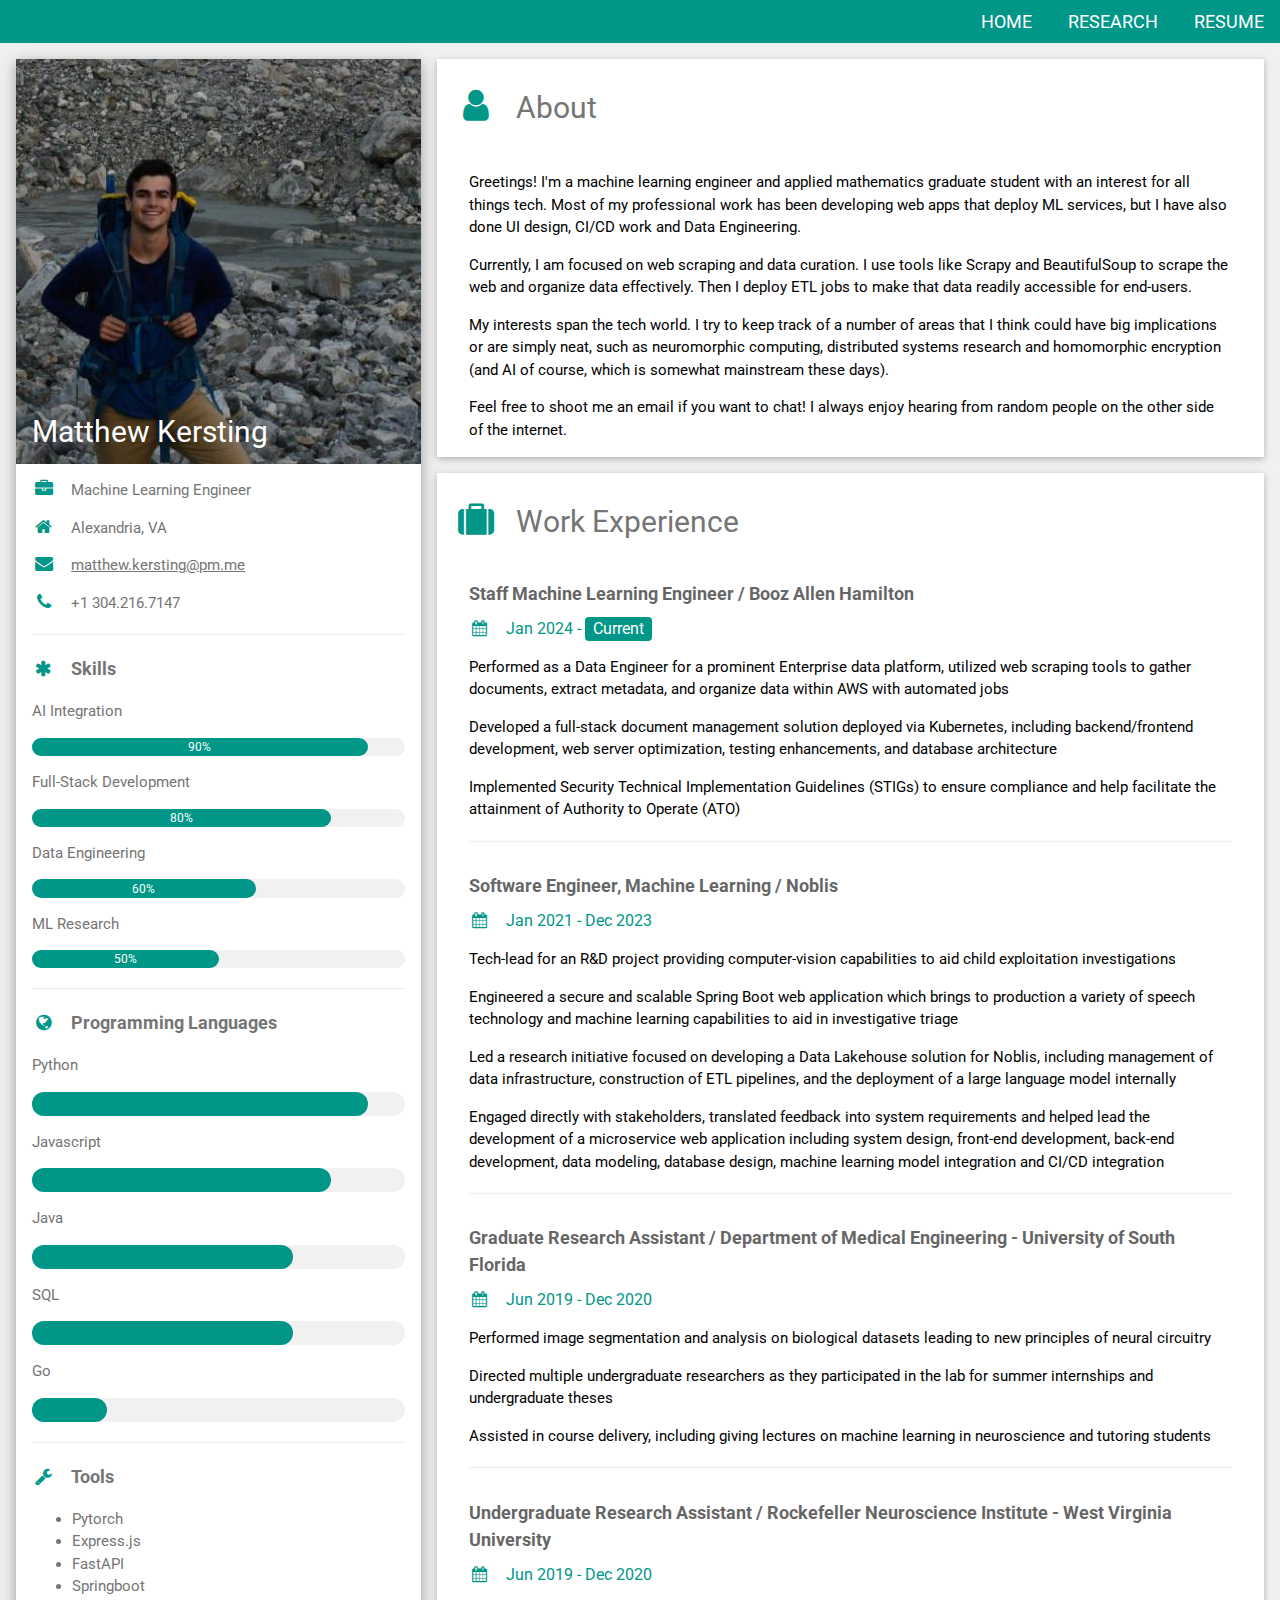
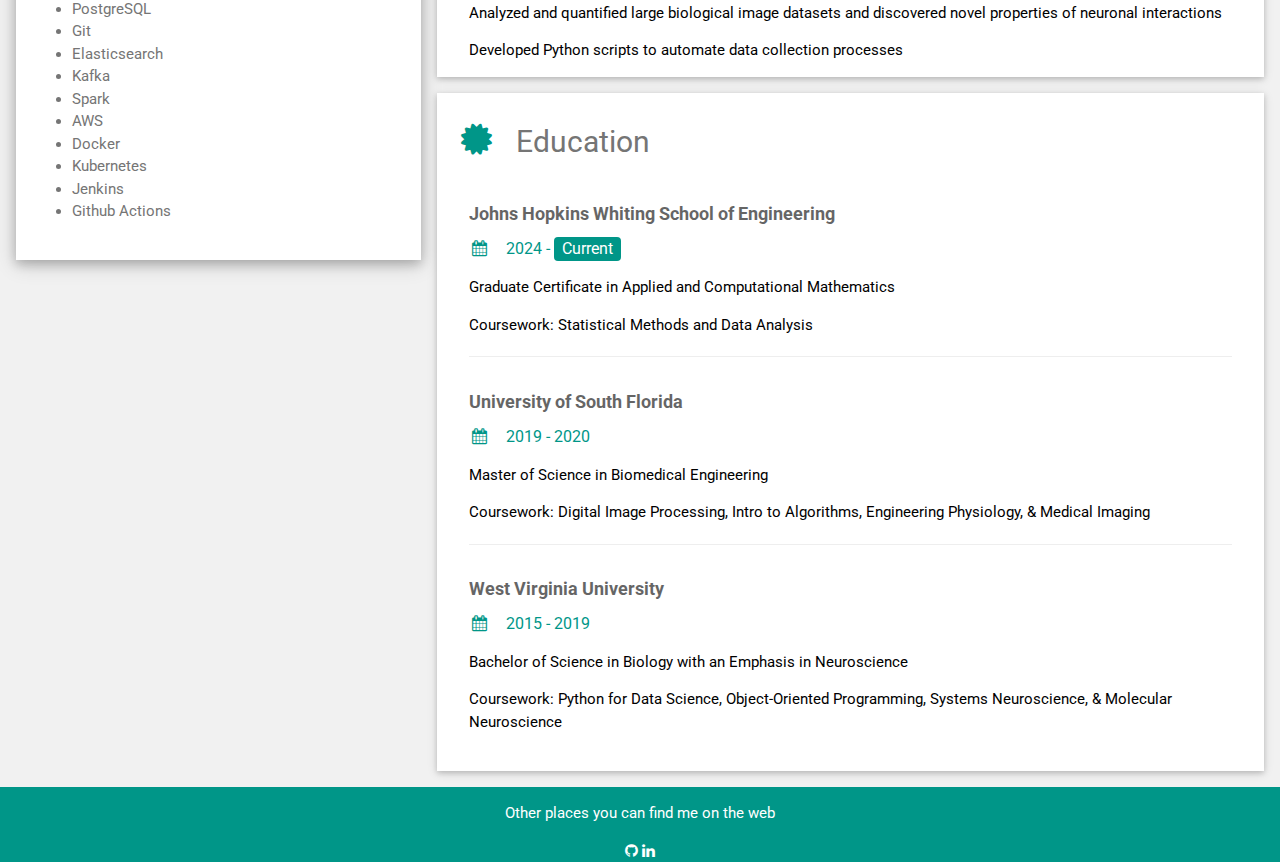
<file: index.html>
<!DOCTYPE html>
<html>
<head>
<title>Matthew Kersting</title>
<meta charset="UTF-8">
<meta name="viewport" content="width=device-width, initial-scale=1">
<link rel="stylesheet" href="https://www.w3schools.com/w3css/4/w3.css">
<link rel='stylesheet' href='https://fonts.googleapis.com/css?family=Roboto'>
<link rel="stylesheet" href="https://cdnjs.cloudflare.com/ajax/libs/font-awesome/4.7.0/css/font-awesome.min.css">
<style>
html,body,h1,h2,h3,h4,h5,h6 {font-family: "Roboto", sans-serif}
</style>
</head>
<body class="w3-light-grey">

<!-- Links (sit on top) -->
<div class="w3-margin-bottom">
  <div class="w3-row w3-large w3-teal">
    <div class="w3-right w3-hide-small">
      <a href="./index.html" class="w3-bar-item w3-button">HOME</a>
      <a href="./html/research.html" class="w3-bar-item w3-button">RESEARCH</a>
      <a href="./pdfs/matthew-kersting-resume.pdf" class="w3-bar-item w3-button">RESUME</a>
    </div>
  </div>
</div>

<div class="w3-content w3-margin-top" style="max-width:1400px;">

  <!-- The Grid -->
  <div class="w3-row-padding">
  
    <!-- Left Column -->
    <div class="w3-third">
    
      <div class="w3-white w3-text-grey w3-card-4">
        <div class="w3-display-container">
          <img src="./images/avatar.jpg" style="width:100%" alt="Avatar">
          <div class="w3-display-bottomleft w3-container w3-text-white">
            <h2>Matthew Kersting</h2>
          </div>
        </div>
        <div class="w3-container">
          <p><i class="fa fa-briefcase fa-fw w3-margin-right w3-large w3-text-teal"></i>Machine Learning Engineer</p>
          <p><i class="fa fa-home fa-fw w3-margin-right w3-large w3-text-teal"></i>Alexandria, VA</p>
          <p><i class="fa fa-envelope fa-fw w3-margin-right w3-large w3-text-teal"></i><a href="mailto:matthew.kersting@pm.me">matthew.kersting@pm.me</a></p>
          <p><i class="fa fa-phone fa-fw w3-margin-right w3-large w3-text-teal"></i>+1 304.216.7147</p>
          <hr>

          <p class="w3-large"><b><i class="fa fa-asterisk fa-fw w3-margin-right w3-text-teal"></i>Skills</b></p>
          <p>AI Integration</p>
          <div class="w3-light-grey w3-round-xlarge w3-small">
            <div class="w3-container w3-center w3-round-xlarge w3-teal" style="width:90%">90%</div>
          </div>
          <p>Full-Stack Development</p>
          <div class="w3-light-grey w3-round-xlarge w3-small">
            <div class="w3-container w3-center w3-round-xlarge w3-teal" style="width:80%">
              <div class="w3-center w3-text-white">80%</div>
            </div>
          </div>
          <p>Data Engineering</p>
          <div class="w3-light-grey w3-round-xlarge w3-small">
            <div class="w3-container w3-center w3-round-xlarge w3-teal" style="width:60%">60%</div>
          </div>
          <p>ML Research</p>
          <div class="w3-light-grey w3-round-xlarge w3-small">
            <div class="w3-container w3-center w3-round-xlarge w3-teal" style="width:50%">50%</div>
          </div>
          <hr>

          <p class="w3-large w3-text-theme"><b><i class="fa fa-globe fa-fw w3-margin-right w3-text-teal"></i>Programming Languages</b></p>
          <p>Python</p>
          <div class="w3-light-grey w3-round-xlarge">
            <div class="w3-round-xlarge w3-teal" style="height:24px;width:90%"></div>
          </div>
          <p>Javascript</p>
          <div class="w3-light-grey w3-round-xlarge">
            <div class="w3-round-xlarge w3-teal" style="height:24px;width:80%"></div>
          </div>
          <p>Java</p>
          <div class="w3-light-grey w3-round-xlarge">
            <div class="w3-round-xlarge w3-teal" style="height:24px;width:70%"></div>
          </div>
          <p>SQL</p>
          <div class="w3-light-grey w3-round-xlarge">
            <div class="w3-round-xlarge w3-teal" style="height:24px;width:70%"></div>
          </div>
          <p>Go</p>
          <div class="w3-light-grey w3-round-xlarge">
            <div class="w3-round-xlarge w3-teal" style="height:24px;width:20%"></div>
          </div>
          <hr>

          <p class="w3-large w3-text-theme"><b><i class="fa fa-wrench fa-fw w3-margin-right w3-text-teal"></i>Tools</b></p>
          <ul class="w3-list">
            <li>Pytorch</li>
            <li>Express.js</li>
            <li>FastAPI</li>
            <li>Springboot</li>
            <li>PostgreSQL</li>
            <li>Git</li>
            <li>Elasticsearch</li>
            <li>Kafka</li>
            <li>Spark</li>
            <li>AWS</li>
            <li>Docker</li>
            <li>Kubernetes</li>
            <li>Jenkins</li>
            <li>Github Actions</li>
          </ul>
          <br>
        </div>
      </div>
      <br>

    <!-- End Left Column -->
    </div>

    <!-- Right Column -->
    <div class="w3-twothird">
      <div class="w3-container w3-card w3-white w3-margin-bottom">
        <h2 class="w3-text-grey w3-padding-16"><i class="fa fa-user fa-fw w3-margin-right w3-xxlarge w3-text-teal"></i>About</h2>
        <div class="w3-container">
          <p>Greetings! I'm a machine learning engineer and applied mathematics graduate student with an interest for all things tech. Most of my professional work has been developing web apps that deploy ML services, but I have also done UI design, CI/CD work and Data Engineering.</p>
          <p>Currently, I am focused on web scraping and data curation. I use tools like Scrapy and BeautifulSoup to scrape the web and organize data effectively. Then I deploy ETL jobs to make that data readily accessible for end-users.</p>
          <p>My interests span the tech world. I try to keep track of a number of areas that I think could have big implications or are simply neat, such as neuromorphic computing, distributed systems research and homomorphic encryption (and AI of course, which is somewhat mainstream these days).</p>
          <p>Feel free to shoot me an email if you want to chat! I always enjoy hearing from random people on the other side of the internet.</p>
        </div>
      </div>
      <div class="w3-container w3-card w3-white w3-margin-bottom">
        <h2 class="w3-text-grey w3-padding-16"><i class="fa fa-suitcase fa-fw w3-margin-right w3-xxlarge w3-text-teal"></i>Work Experience</h2>
        <div class="w3-container">
          <h5 class="w3-opacity"><b>Staff Machine Learning Engineer / Booz Allen Hamilton</b></h5>
          <h6 class="w3-text-teal"><i class="fa fa-calendar fa-fw w3-margin-right"></i>Jan 2024 - <span class="w3-tag w3-teal w3-round">Current</span></h6>
          <p>Performed as a Data Engineer for a prominent Enterprise data platform, utilized web scraping tools to gather documents, extract metadata, and organize data within AWS with automated jobs</p>
          <p>Developed a full-stack document management solution deployed via Kubernetes, including backend/frontend development, web server optimization, testing enhancements, and database architecture</p>
          <p>Implemented Security Technical Implementation Guidelines (STIGs) to ensure compliance and help facilitate the attainment of Authority to Operate (ATO)</p>
          <hr>
        </div>
        <div class="w3-container">
          <h5 class="w3-opacity"><b>Software Engineer, Machine Learning / Noblis</b></h5>
          <h6 class="w3-text-teal"><i class="fa fa-calendar fa-fw w3-margin-right"></i>Jan 2021 - Dec 2023</h6>
          <p>Tech-lead for an R&D project providing computer-vision capabilities to aid child exploitation investigations </p>
          <p>Engineered a secure and scalable Spring Boot web application which brings to production a variety of speech technology and machine learning capabilities to aid in investigative triage</p>
          <p>Led a research initiative focused on developing a Data Lakehouse solution for Noblis, including management of data infrastructure, construction of ETL pipelines, and the deployment of a large language model internally</p>
          <p>Engaged directly with stakeholders, translated feedback into system requirements and helped lead the development of a microservice web application including system design, front-end development, back-end development, data modeling, database design, machine learning model integration and CI/CD integration</p>
          <hr>
        </div>
        <div class="w3-container">
          <h5 class="w3-opacity"><b>Graduate Research Assistant / Department of Medical Engineering - University of South Florida</b></h5>
          <h6 class="w3-text-teal"><i class="fa fa-calendar fa-fw w3-margin-right"></i>Jun 2019 - Dec 2020</h6>
          <p>Performed image segmentation and analysis on biological datasets leading to new principles of neural circuitry</p>
          <p>Directed multiple undergraduate researchers as they participated in the lab for summer internships and undergraduate theses</p>
          <p>Assisted in course delivery, including giving lectures on machine learning in neuroscience and tutoring students</p>
          <hr>
        </div>
        <div class="w3-container">
          <h5 class="w3-opacity"><b>Undergraduate Research Assistant / Rockefeller Neuroscience Institute - West Virginia University</b></h5>
          <h6 class="w3-text-teal"><i class="fa fa-calendar fa-fw w3-margin-right"></i>Jun 2019 - Dec 2020</h6>
          <p>Analyzed and quantified large biological image datasets and discovered novel properties of neuronal interactions</p>
          <p>Developed Python scripts to automate data collection processes</p>
        </div>
      </div>
      <div class="w3-container w3-card w3-white">
        <h2 class="w3-text-grey w3-padding-16"><i class="fa fa-certificate fa-fw w3-margin-right w3-xxlarge w3-text-teal"></i>Education</h2>
        <div class="w3-container">
          <h5 class="w3-opacity"><b>Johns Hopkins Whiting School of Engineering</b></h5>
          <h6 class="w3-text-teal"><i class="fa fa-calendar fa-fw w3-margin-right"></i>2024 - <span class="w3-tag w3-teal w3-round">Current</span></h6>
          <p>Graduate Certificate in Applied and Computational Mathematics</p>
          <p>Coursework: Statistical Methods and Data Analysis</p>
          <hr>
        </div>
        <div class="w3-container">
          <h5 class="w3-opacity"><b>University of South Florida</b></h5>
          <h6 class="w3-text-teal"><i class="fa fa-calendar fa-fw w3-margin-right"></i>2019 - 2020</h6>
          <p>Master of Science in Biomedical Engineering</p>
          <p>Coursework: Digital Image Processing, Intro to Algorithms, Engineering Physiology, & Medical Imaging</p>
          <hr>
        </div>
        <div class="w3-container">
          <h5 class="w3-opacity"><b>West Virginia University</b></h5>
          <h6 class="w3-text-teal"><i class="fa fa-calendar fa-fw w3-margin-right"></i>2015 - 2019</h6>
          <p>Bachelor of Science in Biology with an Emphasis in Neuroscience</p>
          <p>Coursework: Python for Data Science, Object-Oriented Programming, Systems Neuroscience, & Molecular Neuroscience</p>
          <br>
        </div>
      </div>

    <!-- End Right Column -->
    </div>
    
  <!-- End Grid -->
  </div>
  
  <!-- End Page Container -->
</div>

<footer class="w3-container w3-teal w3-center w3-margin-top">
  <p>Other places you can find me on the web</p>
  <a href="https://github.com/matthew-kersting"><i class="fa fa-github w3-hover-opacity"></i></a>
  <a href="https://www.linkedin.com/in/matthew-kersting-066289109/"><i class="fa fa-linkedin w3-hover-opacity"></i></a>
</footer>

</body>
</html>
</file>
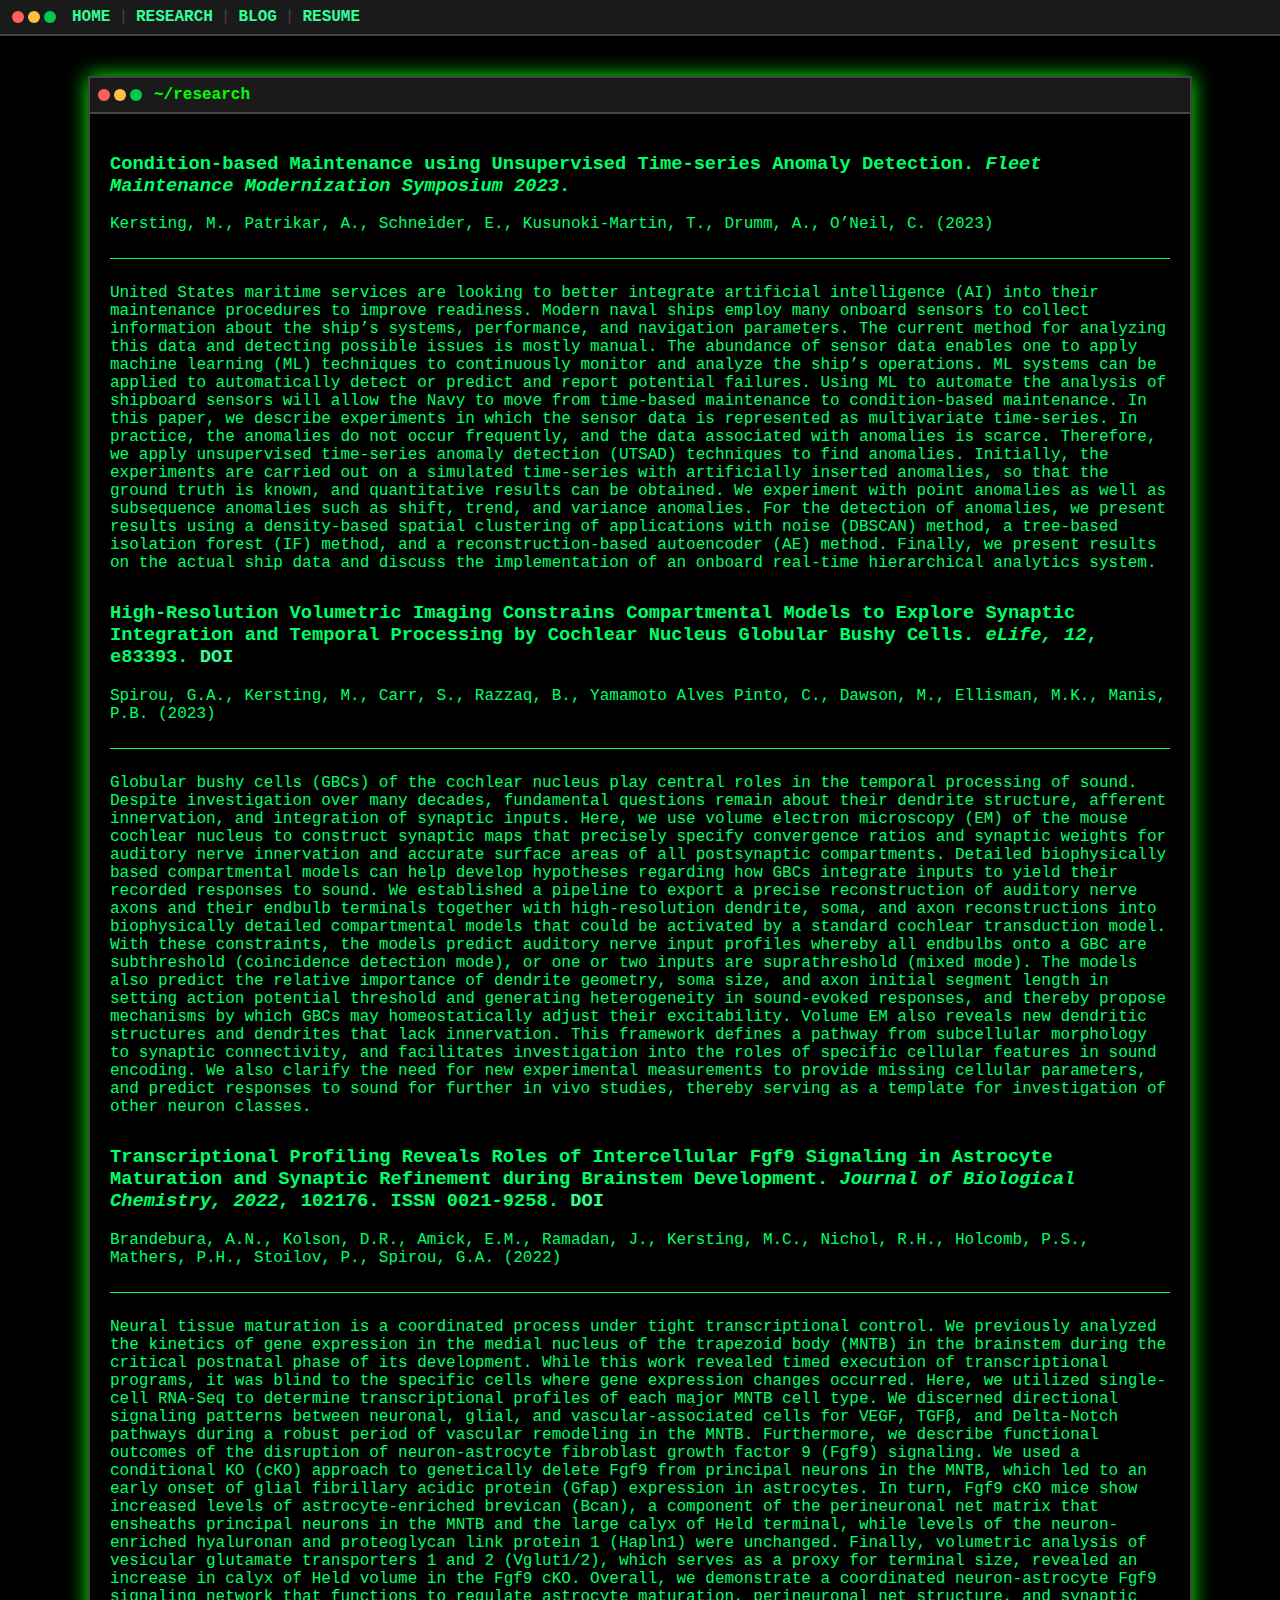
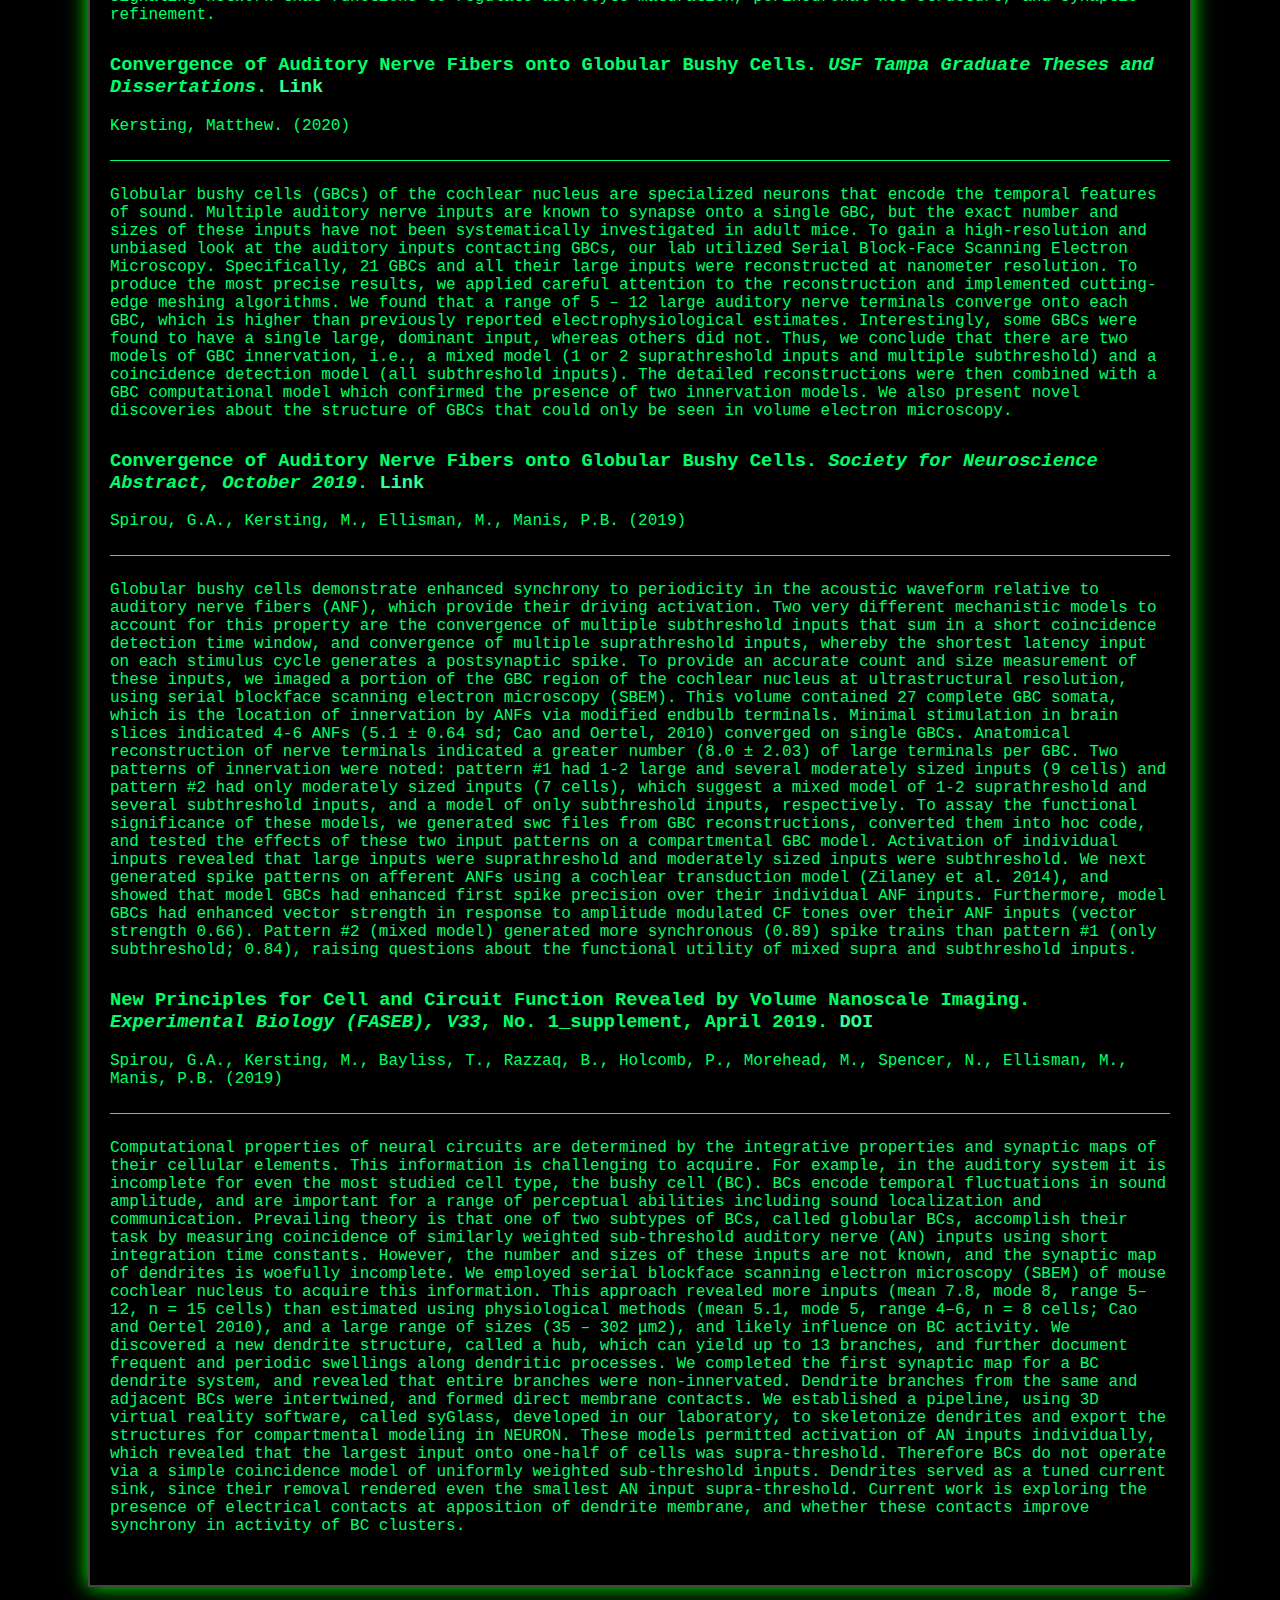
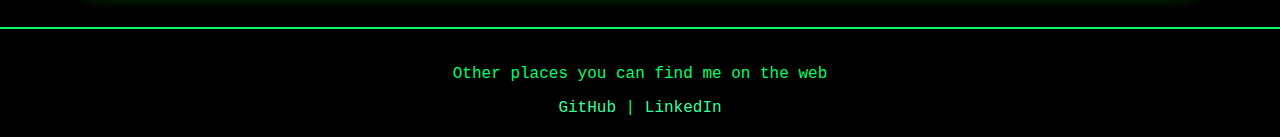
<file: html/research.html>
<!DOCTYPE html>
<html lang="en">
<head>
  <meta charset="UTF-8">
  <title>Matthew Kersting – Research</title>
  <meta name="viewport" content="width=device-width, initial-scale=1.0">
  <link rel="stylesheet" href="../css/style.css">
</head>
<body>

<!-- ========================= -->
<!--   TOP TERMINAL NAV BAR   -->
<!-- ========================= -->
<div class="terminal-nav">
  <div class="nav-buttons">
    <span class="btn red"></span>
    <span class="btn yellow"></span>
    <span class="btn green"></span>
  </div>

  <div class="nav-links">
    <a href="../index.html">HOME</a>
    <span class="divider">|</span>
    <a href="../html/research.html">RESEARCH</a>
    <span class="divider">|</span>
    <a href="../html/blog/blog.html">BLOG</a>
    <span class="divider">|</span>
    <a href="../pdfs/matthew-kersting-resume.pdf">RESUME</a>
  </div>
</div>

<!-- ========================= -->
<!--     TERMINAL WINDOW      -->
<!-- ========================= -->
<div class="terminal-window">
  <div class="terminal-header">
    <span class="dot red"></span>
    <span class="dot yellow"></span>
    <span class="dot green"></span>
    <span class="title">~/research</span>
  </div>

  <div class="terminal-content">

    <!-- ========================= -->
    <!--  PUBLICATION BLOCK 1      -->
    <!-- ========================= -->
    <div class="section">
      <h3>Condition-based Maintenance using Unsupervised Time-series Anomaly Detection. <i>Fleet Maintenance Modernization Symposium 2023</i>.</h3>
      <p>Kersting, M., Patrikar, A., Schneider, E., Kusunoki-Martin, T., Drumm, A., O’Neil, C. (2023)</p>

      <div class="ascii-line"></div>

      <p>
        United States maritime services are looking to better integrate artificial intelligence (AI) into their maintenance procedures
        to improve readiness. Modern naval ships employ many onboard sensors to collect information about the ship’s systems,
        performance, and navigation parameters. The current method for analyzing this data and detecting possible issues is mostly
        manual. The abundance of sensor data enables one to apply machine learning (ML) techniques to continuously monitor
        and analyze the ship’s operations. ML systems can be applied to automatically detect or predict and report potential
        failures. Using ML to automate the analysis of shipboard sensors will allow the Navy to move from time-based
        maintenance to condition-based maintenance. In this paper, we describe experiments in which the sensor data is
        represented as multivariate time-series. In practice, the anomalies do not occur frequently, and the data associated with
        anomalies is scarce. Therefore, we apply unsupervised time-series anomaly detection (UTSAD) techniques to find
        anomalies. Initially, the experiments are carried out on a simulated time-series with artificially inserted anomalies, so that
        the ground truth is known, and quantitative results can be obtained. We experiment with point anomalies as well as
        subsequence anomalies such as shift, trend, and variance anomalies. For the detection of anomalies, we present results
        using a density-based spatial clustering of applications with noise (DBSCAN) method, a tree-based isolation forest (IF)
        method, and a reconstruction-based autoencoder (AE) method. Finally, we present results on the actual ship data and
        discuss the implementation of an onboard real-time hierarchical analytics system.
      </p>
    </div>

    <!-- ========================= -->
    <!--  PUBLICATION BLOCK 2      -->
    <!-- ========================= -->
    <div class="section">
      <h3>High-Resolution Volumetric Imaging Constrains Compartmental Models to Explore Synaptic Integration and Temporal Processing by Cochlear Nucleus Globular Bushy Cells. <i>eLife, 12</i>, e83393. <a href="https://doi.org/10.7554/eLife.83393">DOI</a></h3>
      <p>Spirou, G.A., Kersting, M., Carr, S., Razzaq, B., Yamamoto Alves Pinto, C., Dawson, M., Ellisman, M.K., Manis, P.B. (2023)</p>

      <div class="ascii-line"></div>

      <p>
        Globular bushy cells (GBCs) of the cochlear nucleus play central roles in the temporal processing of sound. Despite investigation over many decades,
        fundamental questions remain about their dendrite structure, afferent innervation, and integration of synaptic inputs. Here, we use volume electron
        microscopy (EM) of the mouse cochlear nucleus to construct synaptic maps that precisely specify convergence ratios and synaptic weights for auditory
        nerve innervation and accurate surface areas of all postsynaptic compartments. Detailed biophysically based compartmental models can help develop
        hypotheses regarding how GBCs integrate inputs to yield their recorded responses to sound. We established a pipeline to export a precise reconstruction
        of auditory nerve axons and their endbulb terminals together with high-resolution dendrite, soma, and axon reconstructions into biophysically detailed
        compartmental models that could be activated by a standard cochlear transduction model. With these constraints, the models predict auditory nerve input
        profiles whereby all endbulbs onto a GBC are subthreshold (coincidence detection mode), or one or two inputs are suprathreshold (mixed mode). The models
        also predict the relative importance of dendrite geometry, soma size, and axon initial segment length in setting action potential threshold and generating
        heterogeneity in sound-evoked responses, and thereby propose mechanisms by which GBCs may homeostatically adjust their excitability. Volume EM also reveals
        new dendritic structures and dendrites that lack innervation. This framework defines a pathway from subcellular morphology to synaptic connectivity, and
        facilitates investigation into the roles of specific cellular features in sound encoding. We also clarify the need for new experimental measurements to
        provide missing cellular parameters, and predict responses to sound for further in vivo studies, thereby serving as a template for investigation of other
        neuron classes.
      </p>
    </div>

    <!-- ========================= -->
    <!--  PUBLICATION BLOCK 3      -->
    <!-- ========================= -->
    <div class="section">
      <h3>Transcriptional Profiling Reveals Roles of Intercellular Fgf9 Signaling in Astrocyte Maturation and Synaptic Refinement during Brainstem Development. <i>Journal of Biological Chemistry, 2022</i>, 102176. ISSN 0021-9258. <a href="https://doi.org/10.1016/j.jbc.2022.102176">DOI</a></h3>
      <p>Brandebura, A.N., Kolson, D.R., Amick, E.M., Ramadan, J., Kersting, M.C., Nichol, R.H., Holcomb, P.S., Mathers, P.H., Stoilov, P., Spirou, G.A. (2022)</p>

      <div class="ascii-line"></div>

      <p>
        Neural tissue maturation is a coordinated process under tight transcriptional control. We previously analyzed the kinetics of gene expression in the medial
        nucleus of the trapezoid body (MNTB) in the brainstem during the critical postnatal phase of its development. While this work revealed timed execution of
        transcriptional programs, it was blind to the specific cells where gene expression changes occurred. Here, we utilized single-cell RNA-Seq to determine
        transcriptional profiles of each major MNTB cell type. We discerned directional signaling patterns between neuronal, glial, and vascular-associated cells
        for VEGF, TGFβ, and Delta-Notch pathways during a robust period of vascular remodeling in the MNTB. Furthermore, we describe functional outcomes of the
        disruption of neuron-astrocyte fibroblast growth factor 9 (Fgf9) signaling. We used a conditional KO (cKO) approach to genetically delete Fgf9 from principal
        neurons in the MNTB, which led to an early onset of glial fibrillary acidic protein (Gfap) expression in astrocytes. In turn, Fgf9 cKO mice show increased
        levels of astrocyte-enriched brevican (Bcan), a component of the perineuronal net matrix that ensheaths principal neurons in the MNTB and the large calyx
        of Held terminal, while levels of the neuron-enriched hyaluronan and proteoglycan link protein 1 (Hapln1) were unchanged. Finally, volumetric analysis of
        vesicular glutamate transporters 1 and 2 (Vglut1/2), which serves as a proxy for terminal size, revealed an increase in calyx of Held volume in the Fgf9 cKO.
        Overall, we demonstrate a coordinated neuron-astrocyte Fgf9 signaling network that functions to regulate astrocyte maturation, perineuronal net structure,
        and synaptic refinement.
      </p>
    </div>

    <!-- ========================= -->
    <!--  PUBLICATION BLOCK 4      -->
    <!-- ========================= -->
    <div class="section">
      <h3>Convergence of Auditory Nerve Fibers onto Globular Bushy Cells. <i>USF Tampa Graduate Theses and Dissertations</i>. <a href="https://digitalcommons.usf.edu/etd/9543">Link</a></h3>
      <p>Kersting, Matthew. (2020)</p>

      <div class="ascii-line"></div>

      <p>
        Globular bushy cells (GBCs) of the cochlear nucleus are specialized neurons that encode the temporal features of sound. Multiple auditory nerve inputs are known
        to synapse onto a single GBC, but the exact number and sizes of these inputs have not been systematically investigated in adult mice. To gain a high-resolution
        and unbiased look at the auditory inputs contacting GBCs, our lab utilized Serial Block-Face Scanning Electron Microscopy. Specifically, 21 GBCs and all their
        large inputs were reconstructed at nanometer resolution. To produce the most precise results, we applied careful attention to the reconstruction and implemented
        cutting-edge meshing algorithms. We found that a range of 5 – 12 large auditory nerve terminals converge onto each GBC, which is higher than previously reported
        electrophysiological estimates. Interestingly, some GBCs were found to have a single large, dominant input, whereas others did not. Thus, we conclude that there
        are two models of GBC innervation, i.e., a mixed model (1 or 2 suprathreshold inputs and multiple subthreshold) and a coincidence detection model (all subthreshold
        inputs). The detailed reconstructions were then combined with a GBC computational model which confirmed the presence of two innervation models. We also present novel
        discoveries about the structure of GBCs that could only be seen in volume electron microscopy.
      </p>
    </div>

    <!-- ========================= -->
    <!--  PUBLICATION BLOCK 5      -->
    <!-- ========================= -->
    <div class="section">
      <h3>Convergence of Auditory Nerve Fibers onto Globular Bushy Cells. <i>Society for Neuroscience Abstract, October 2019</i>. <a href="https://www.abstractsonline.com/pp8/#!/7883/presentation/44569">Link</a></h3>
      <p>Spirou, G.A., Kersting, M., Ellisman, M., Manis, P.B. (2019)</p>

      <div class="ascii-line"></div>

      <p>
        Globular bushy cells demonstrate enhanced synchrony to periodicity in the acoustic waveform relative to auditory nerve fibers (ANF), which provide their driving
        activation. Two very different mechanistic models to account for this property are the convergence of multiple subthreshold inputs that sum in a short coincidence
        detection time window, and convergence of multiple suprathreshold inputs, whereby the shortest latency input on each stimulus cycle generates a postsynaptic spike.
        To provide an accurate count and size measurement of these inputs, we imaged a portion of the GBC region of the cochlear nucleus at ultrastructural resolution, using
        serial blockface scanning electron microscopy (SBEM). This volume contained 27 complete GBC somata, which is the location of innervation by ANFs via modified endbulb
        terminals. Minimal stimulation in brain slices indicated 4-6 ANFs (5.1 ± 0.64 sd; Cao and Oertel, 2010) converged on single GBCs. Anatomical reconstruction of nerve
        terminals indicated a greater number (8.0 ± 2.03) of large terminals per GBC. Two patterns of innervation were noted: pattern #1 had 1-2 large and several moderately
        sized inputs (9 cells) and pattern #2 had only moderately sized inputs (7 cells), which suggest a mixed model of 1-2 suprathreshold and several subthreshold inputs,
        and a model of only subthreshold inputs, respectively. To assay the functional significance of these models, we generated swc files from GBC reconstructions, converted
        them into hoc code, and tested the effects of these two input patterns on a compartmental GBC model. Activation of individual inputs revealed that large inputs were
        suprathreshold and moderately sized inputs were subthreshold. We next generated spike patterns on afferent ANFs using a cochlear transduction model (Zilaney et al. 2014),
        and showed that model GBCs had enhanced first spike precision over their individual ANF inputs. Furthermore, model GBCs had enhanced vector strength in response to amplitude
        modulated CF tones over their ANF inputs (vector strength 0.66). Pattern #2 (mixed model) generated more synchronous (0.89) spike trains than pattern #1 (only subthreshold;
        0.84), raising questions about the functional utility of mixed supra and subthreshold inputs.
      </p>
    </div>

    <!-- ========================= -->
    <!--  PUBLICATION BLOCK 6      -->
    <!-- ========================= -->
    <div class="section">
      <h3>New Principles for Cell and Circuit Function Revealed by Volume Nanoscale Imaging. <i>Experimental Biology (FASEB), V33</i>, No. 1_supplement, April 2019. <a href="https://doi.org/10.1096/fasebj.2019.33.1_supplement.201.1">DOI</a></h3>
      <p>Spirou, G.A., Kersting, M., Bayliss, T., Razzaq, B., Holcomb, P., Morehead, M., Spencer, N., Ellisman, M., Manis, P.B. (2019)</p>

      <div class="ascii-line"></div>

      <p>
        Computational properties of neural circuits are determined by the integrative properties and synaptic maps of their cellular elements. This information is challenging to
        acquire. For example, in the auditory system it is incomplete for even the most studied cell type, the bushy cell (BC). BCs encode temporal fluctuations in sound amplitude,
        and are important for a range of perceptual abilities including sound localization and communication. Prevailing theory is that one of two subtypes of BCs, called globular BCs,
        accomplish their task by measuring coincidence of similarly weighted sub-threshold auditory nerve (AN) inputs using short integration time constants. However, the number and
        sizes of these inputs are not known, and the synaptic map of dendrites is woefully incomplete. We employed serial blockface scanning electron microscopy (SBEM) of mouse cochlear
        nucleus to acquire this information. This approach revealed more inputs (mean 7.8, mode 8, range 5–12, n = 15 cells) than estimated using physiological methods (mean 5.1, mode 5,
        range 4–6, n = 8 cells; Cao and Oertel 2010), and a large range of sizes (35 – 302 μm2), and likely influence on BC activity. We discovered a new dendrite structure, called a hub,
        which can yield up to 13 branches, and further document frequent and periodic swellings along dendritic processes. We completed the first synaptic map for a BC dendrite system, and
        revealed that entire branches were non-innervated. Dendrite branches from the same and adjacent BCs were intertwined, and formed direct membrane contacts. We established a pipeline,
        using 3D virtual reality software, called syGlass, developed in our laboratory, to skeletonize dendrites and export the structures for compartmental modeling in NEURON. These models
        permitted activation of AN inputs individually, which revealed that the largest input onto one-half of cells was supra-threshold. Therefore BCs do not operate via a simple coincidence
        model of uniformly weighted sub-threshold inputs. Dendrites served as a tuned current sink, since their removal rendered even the smallest AN input supra-threshold. Current work is
        exploring the presence of electrical contacts at apposition of dendrite membrane, and whether these contacts improve synchrony in activity of BC clusters.
      </p>
    </div>

  </div>
</div>

<!-- ========================= -->
<!--        FOOTER             -->
<!-- ========================= -->
<footer class="footer">
  <p>Other places you can find me on the web</p>
  <a href="https://github.com/matthew-kersting">GitHub</a> |
  <a href="https://www.linkedin.com/in/matthew-kersting-066289109/">LinkedIn</a>
</footer>

</body>
</html>
</file>
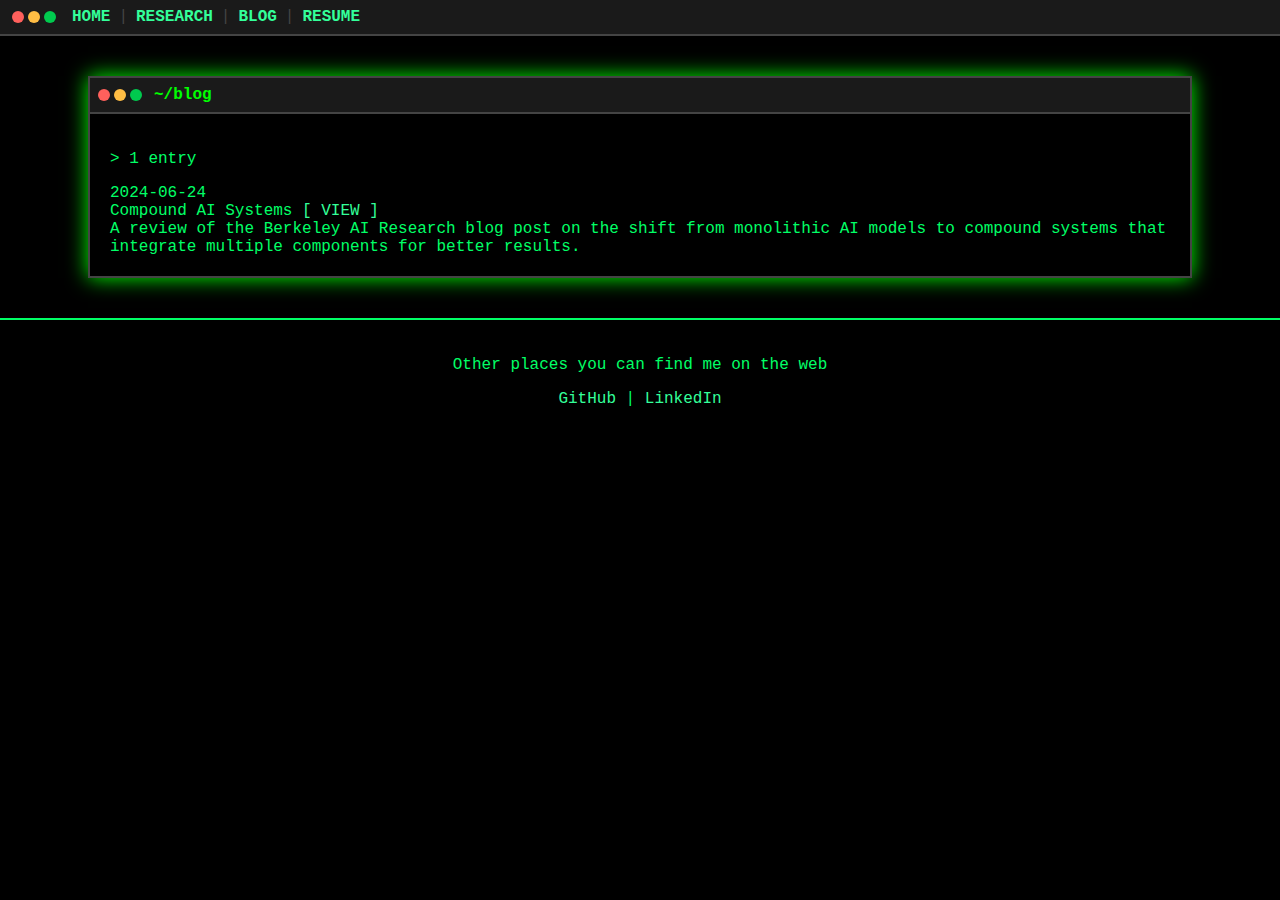
<file: html/blog/blog.html>
<!DOCTYPE html>
<html lang="en">
<head>
  <meta charset="UTF-8">
  <title>Matthew Kersting — Blog</title>
  <meta name="viewport" content="width=device-width, initial-scale=1.0">
  <link rel="stylesheet" href="../../css/style.css">
</head>
<body>

<!-- ========================= -->
<!--   TOP TERMINAL NAV BAR   -->
<!-- ========================= -->
<div class="terminal-nav">
  <div class="nav-buttons">
    <span class="btn red"></span>
    <span class="btn yellow"></span>
    <span class="btn green"></span>
  </div>

  <div class="nav-links">
    <a href="../../index.html">HOME</a>
    <span class="divider">|</span>
    <a href="../../html/research.html">RESEARCH</a>
    <span class="divider">|</span>
    <a href="../../html/blog/blog.html">BLOG</a>
    <span class="divider">|</span>
    <a href="../../pdfs/matthew-kersting-resume.pdf">RESUME</a>
  </div>
</div>

<!-- ========================= -->
<!--     TERMINAL WINDOW      -->
<!-- ========================= -->
<div class="terminal-window">
  <div class="terminal-header">
    <span class="dot red"></span>
    <span class="dot yellow"></span>
    <span class="dot green"></span>
    <span class="title">~/blog</span>
  </div>

  <div class="terminal-content">

    <p class="log-count">> 1 entry</p>

    <!-- ========================= -->
    <!--   BLOG POST ENTRY BLOCK   -->
    <!-- ========================= -->
    <div class="log-entry">
      <span class="log-date">2024-06-24</span>
      <div class="log-body">
        <div class="log-title">
          Compound AI Systems
          <a href="./2024/06/24/compound-ai-systems.html">[ VIEW ]</a>
        </div>
        <div class="log-desc">
          A review of the Berkeley AI Research blog post on the shift from monolithic AI models
          to compound systems that integrate multiple components for better results.
        </div>
      </div>
    </div>

  </div>
</div>

<!-- ========================= -->
<!--          FOOTER           -->
<!-- ========================= -->
<footer>
  <p>Other places you can find me on the web</p>
  <a href="https://github.com/matthew-kersting">GitHub</a> |
  <a href="https://www.linkedin.com/in/matthew-kersting-066289109/">LinkedIn</a>
</footer>

</body>
</html>
</file>
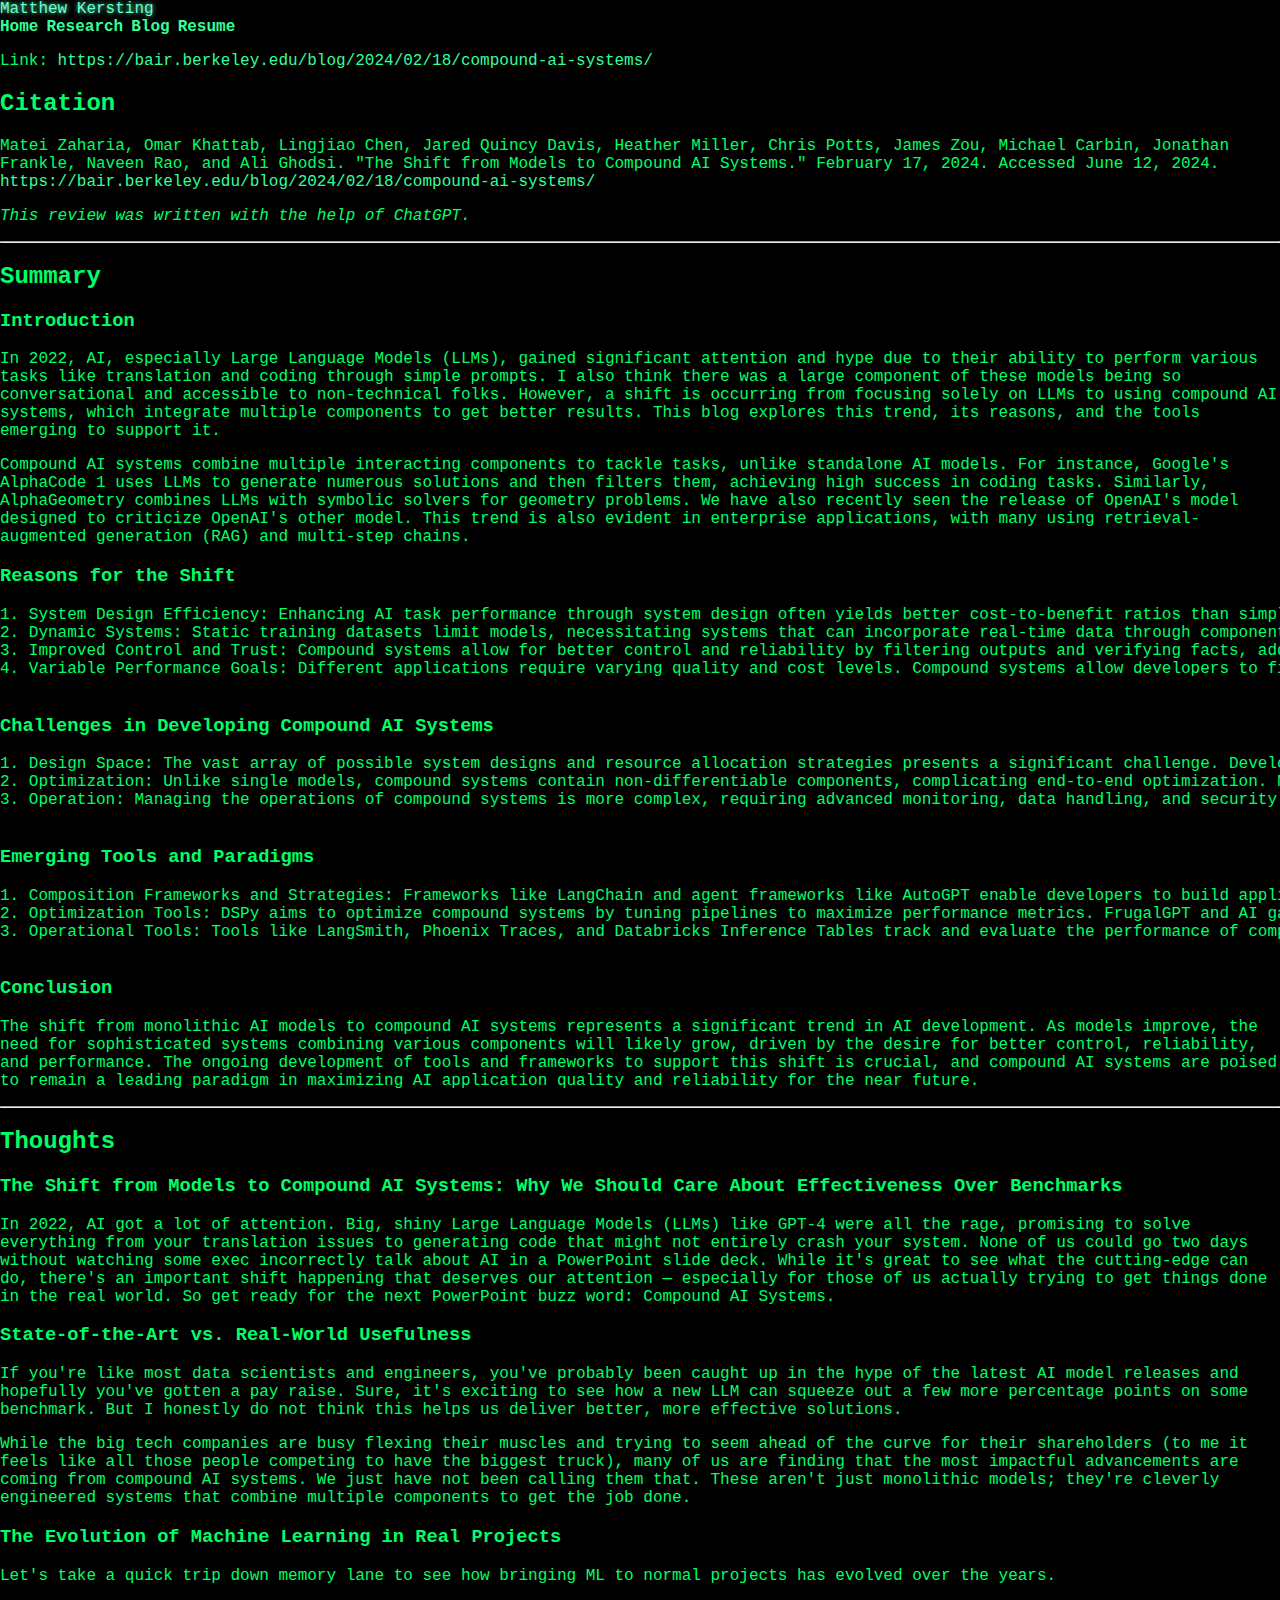
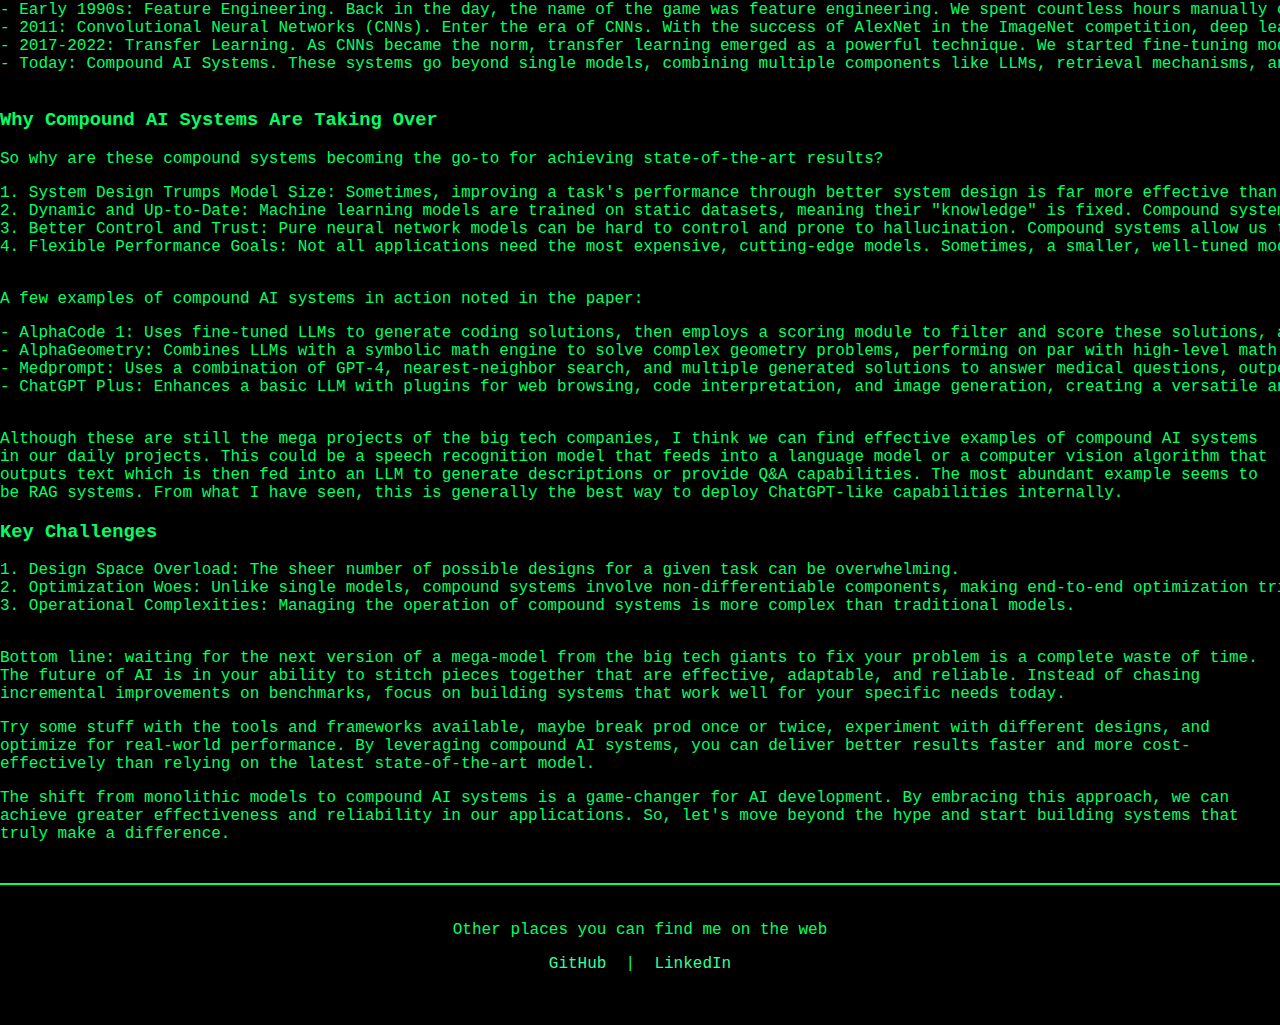
<file: html/blog/2024/06/24/compound-ai-systems.html>
<!DOCTYPE html>
<html lang="en">
<head>
  <meta charset="UTF-8">
  <title>Compound AI Systems</title>
  <meta name="viewport" content="width=device-width, initial-scale=1.0">
  <link rel="stylesheet" href="../../../../../css/style.css">
</head>
<body>

<nav class="site-nav">
  <a class="site-title" href="../../../../../index.html">Matthew Kersting</a>
  <div class="nav-links">
    <a href="../../../../../index.html">Home</a>
    <a href="../../../../../html/research.html">Research</a>
    <a href="../../../../../html/blog/blog.html">Blog</a>
    <a href="../../../../../pdfs/matthew-kersting-resume.pdf">Resume</a>
  </div>
</nav>

<div class="container">

  <p>
    Link: <a href="https://bair.berkeley.edu/blog/2024/02/18/compound-ai-systems/">https://bair.berkeley.edu/blog/2024/02/18/compound-ai-systems/</a>
  </p>

  <h2 id="citation">Citation</h2>
  <p>
    Matei Zaharia, Omar Khattab, Lingjiao Chen, Jared Quincy Davis, Heather Miller,
    Chris Potts, James Zou, Michael Carbin, Jonathan Frankle, Naveen Rao, and Ali Ghodsi.
    "The Shift from Models to Compound AI Systems." February 17, 2024. Accessed June 12, 2024.
    <a href="https://bair.berkeley.edu/blog/2024/02/18/compound-ai-systems/">
      https://bair.berkeley.edu/blog/2024/02/18/compound-ai-systems/
    </a>
  </p>

  <p><i>This review was written with the help of ChatGPT.</i></p>

  <hr>

  <h2 id="summary">Summary</h2>

  <h3>Introduction</h3>
  <p>
    In 2022, AI, especially Large Language Models (LLMs), gained significant attention and hype due to
    their ability to perform various tasks like translation and coding through simple prompts. I also
    think there was a large component of these models being so conversational and accessible to
    non-technical folks. However, a shift is occurring from focusing solely on LLMs to using compound AI
    systems, which integrate multiple components to get better results. This blog explores this trend, its
    reasons, and the tools emerging to support it.
  </p>

  <p>
    Compound AI systems combine multiple interacting components to tackle tasks, unlike standalone AI
    models. For instance, Google's AlphaCode 1 uses LLMs to generate numerous solutions and then filters
    them, achieving high success in coding tasks. Similarly, AlphaGeometry combines LLMs with symbolic
    solvers for geometry problems. We have also recently seen the release of OpenAI's model designed to
    criticize OpenAI's other model. This trend is also evident in enterprise applications, with many using
    retrieval-augmented generation (RAG) and multi-step chains.
  </p>

  <h3>Reasons for the Shift</h3>
  <pre>
1. System Design Efficiency: Enhancing AI task performance through system design often yields better cost-to-benefit ratios than simply scaling up model training. For example, engineering a system to sample multiple solutions can significantly improve performance more cost-effectively than increasing the training budget.
2. Dynamic Systems: Static training datasets limit models, necessitating systems that can incorporate real-time data through components like search and retrieval. Updating a SQL database and using that to update your model output is easy.
3. Improved Control and Trust: Compound systems allow for better control and reliability by filtering outputs and verifying facts, addressing issues like hallucinations in LLMs.
4. Variable Performance Goals: Different applications require varying quality and cost levels. Compound systems allow developers to fine-tune performance to meet specific needs, from cost-effective suggestions to high-accuracy, high-cost solutions.
  </pre>

  <h3>Challenges in Developing Compound AI Systems</h3>
  <pre>
1. Design Space: The vast array of possible system designs and resource allocation strategies presents a significant challenge. Developers must explore various configurations to optimize performance.
2. Optimization: Unlike single models, compound systems contain non-differentiable components, complicating end-to-end optimization. New methods and tools, like DSPy, are emerging to address this.
3. Operation: Managing the operations of compound systems is more complex, requiring advanced monitoring, data handling, and security measures to ensure reliability and safety.
  </pre>

  <h3>Emerging Tools and Paradigms</h3>
  <pre>
1. Composition Frameworks and Strategies: Frameworks like LangChain and agent frameworks like AutoGPT enable developers to build applications using multiple AI models and components. New inference strategies, such as chain-of-thought and self-consistency, are also being developed to improve outputs.
2. Optimization Tools: DSPy aims to optimize compound systems by tuning pipelines to maximize performance metrics. FrugalGPT and AI gateways like Databricks AI Gateway and OpenRouter help manage costs by routing inputs to the most appropriate models.
3. Operational Tools: Tools like LangSmith, Phoenix Traces, and Databricks Inference Tables track and evaluate the performance of compound systems, aiding in fine-grained monitoring and debugging. Research tools like DSPy Assertions and AI-based quality evaluation methods further enhance reliability and output quality.
  </pre>

  <h3>Conclusion</h3>
  <p>
    The shift from monolithic AI models to compound AI systems represents a significant trend in AI
    development. As models improve, the need for sophisticated systems combining various components will
    likely grow, driven by the desire for better control, reliability, and performance. The ongoing
    development of tools and frameworks to support this shift is crucial, and compound AI systems are poised
    to remain a leading paradigm in maximizing AI application quality and reliability for the near future.
  </p>

  <hr>

  <h2 id="thoughts">Thoughts</h2>

  <h3>The Shift from Models to Compound AI Systems: Why We Should Care About Effectiveness Over Benchmarks</h3>
  <p>
    In 2022, AI got a lot of attention. Big, shiny Large Language Models (LLMs) like GPT-4 were all the rage,
    promising to solve everything from your translation issues to generating code that might not entirely
    crash your system. None of us could go two days without watching some exec incorrectly talk about AI in a
    PowerPoint slide deck. While it's great to see what the cutting-edge can do, there's an important shift
    happening that deserves our attention &mdash; especially for those of us actually trying to get things done in
    the real world. So get ready for the next PowerPoint buzz word: Compound AI Systems.
  </p>

  <h3>State-of-the-Art vs. Real-World Usefulness</h3>
  <p>
    If you're like most data scientists and engineers, you've probably been caught up in the hype of the
    latest AI model releases and hopefully you've gotten a pay raise. Sure, it's exciting to see how a new
    LLM can squeeze out a few more percentage points on some benchmark. But I honestly do not think this
    helps us deliver better, more effective solutions.
  </p>
  <p>
    While the big tech companies are busy flexing their muscles and trying to seem ahead of the curve for
    their shareholders (to me it feels like all those people competing to have the biggest truck), many of us
    are finding that the most impactful advancements are coming from compound AI systems. We just have not
    been calling them that. These aren't just monolithic models; they're cleverly engineered systems that
    combine multiple components to get the job done.
  </p>

  <h3>The Evolution of Machine Learning in Real Projects</h3>
  <p>Let's take a quick trip down memory lane to see how bringing ML to normal projects has evolved over the years.</p>

  <pre>
- Early 1990s: Feature Engineering. Back in the day, the name of the game was feature engineering. We spent countless hours manually crafting features from raw data. It was a laborious process, but it taught us the importance of domain knowledge and creativity in ML.
- 2011: Convolutional Neural Networks (CNNs). Enter the era of CNNs. With the success of AlexNet in the ImageNet competition, deep learning started to dominate. Suddenly, feature engineering took a back seat as CNNs learned features directly from data. This was a major leap forward, especially in fields like computer vision.
- 2017-2022: Transfer Learning. As CNNs became the norm, transfer learning emerged as a powerful technique. We started fine-tuning models pre-trained on large datasets like ImageNet to tackle specific tasks. This approach significantly reduced the amount of data and compute required, making advanced ML accessible to more projects.
- Today: Compound AI Systems. These systems go beyond single models, combining multiple components like LLMs, retrieval mechanisms, and symbolic engines to create more effective and adaptable solutions. The focus is on building systems that are practical and reliable, rather than just pushing the boundaries of benchmarks.
  </pre>

  <h3>Why Compound AI Systems Are Taking Over</h3>
  <p>So why are these compound systems becoming the go-to for achieving state-of-the-art results?</p>

  <pre>
1. System Design Trumps Model Size: Sometimes, improving a task's performance through better system design is far more effective than just scaling up model size. For instance, Google's AlphaCode 2 uses LLMs to generate and filter a million potential solutions for coding problems. This approach beats merely throwing more compute at a single model.
2. Dynamic and Up-to-Date: Machine learning models are trained on static datasets, meaning their "knowledge" is fixed. Compound systems can integrate with search and retrieval mechanisms to pull in the latest data, making them more dynamic and adaptable.
3. Better Control and Trust: Pure neural network models can be hard to control and prone to hallucination. Compound systems allow us to add layers of checks and balances, improving reliability and user trust.
4. Flexible Performance Goals: Not all applications need the most expensive, cutting-edge models. Sometimes, a smaller, well-tuned model does the job just fine. Compound systems let us mix and match components to balance quality and cost effectively.
  </pre>

  <p>A few examples of compound AI systems in action noted in the paper:</p>

  <pre>
- AlphaCode 1: Uses fine-tuned LLMs to generate coding solutions, then employs a scoring module to filter and score these solutions, achieving results comparable to human coders.
- AlphaGeometry: Combines LLMs with a symbolic math engine to solve complex geometry problems, performing on par with high-level math competitors.
- Medprompt: Uses a combination of GPT-4, nearest-neighbor search, and multiple generated solutions to answer medical questions, outperforming specialized medical models.
- ChatGPT Plus: Enhances a basic LLM with plugins for web browsing, code interpretation, and image generation, creating a versatile and popular consumer AI product.
  </pre>

  <p>
    Although these are still the mega projects of the big tech companies, I think we can find effective
    examples of compound AI systems in our daily projects. This could be a speech recognition model that feeds
    into a language model or a computer vision algorithm that outputs text which is then fed into an LLM to
    generate descriptions or provide Q&amp;A capabilities. The most abundant example seems to be RAG systems. From
    what I have seen, this is generally the best way to deploy ChatGPT-like capabilities internally.
  </p>

  <h3>Key Challenges</h3>
  <pre>
1. Design Space Overload: The sheer number of possible designs for a given task can be overwhelming.
2. Optimization Woes: Unlike single models, compound systems involve non-differentiable components, making end-to-end optimization tricky.
3. Operational Complexities: Managing the operation of compound systems is more complex than traditional models.
  </pre>

  <p>
    Bottom line: waiting for the next version of a mega-model from the big tech giants to fix your problem is a
    complete waste of time. The future of AI is in your ability to stitch pieces together that are effective,
    adaptable, and reliable. Instead of chasing incremental improvements on benchmarks, focus on building systems
    that work well for your specific needs today.
  </p>

  <p>
    Try some stuff with the tools and frameworks available, maybe break prod once or twice, experiment with
    different designs, and optimize for real-world performance. By leveraging compound AI systems, you can deliver
    better results faster and more cost-effectively than relying on the latest state-of-the-art model.
  </p>

  <p>
    The shift from monolithic models to compound AI systems is a game-changer for AI development. By embracing
    this approach, we can achieve greater effectiveness and reliability in our applications. So, let's move beyond
    the hype and start building systems that truly make a difference.
  </p>

</div>

<footer>
  <p>Other places you can find me on the web</p>
  <a href="https://github.com/matthew-kersting">GitHub</a> &nbsp;|&nbsp;
  <a href="https://www.linkedin.com/in/matthew-kersting-066289109/">LinkedIn</a>
</footer>

</body>
</html>
</file>
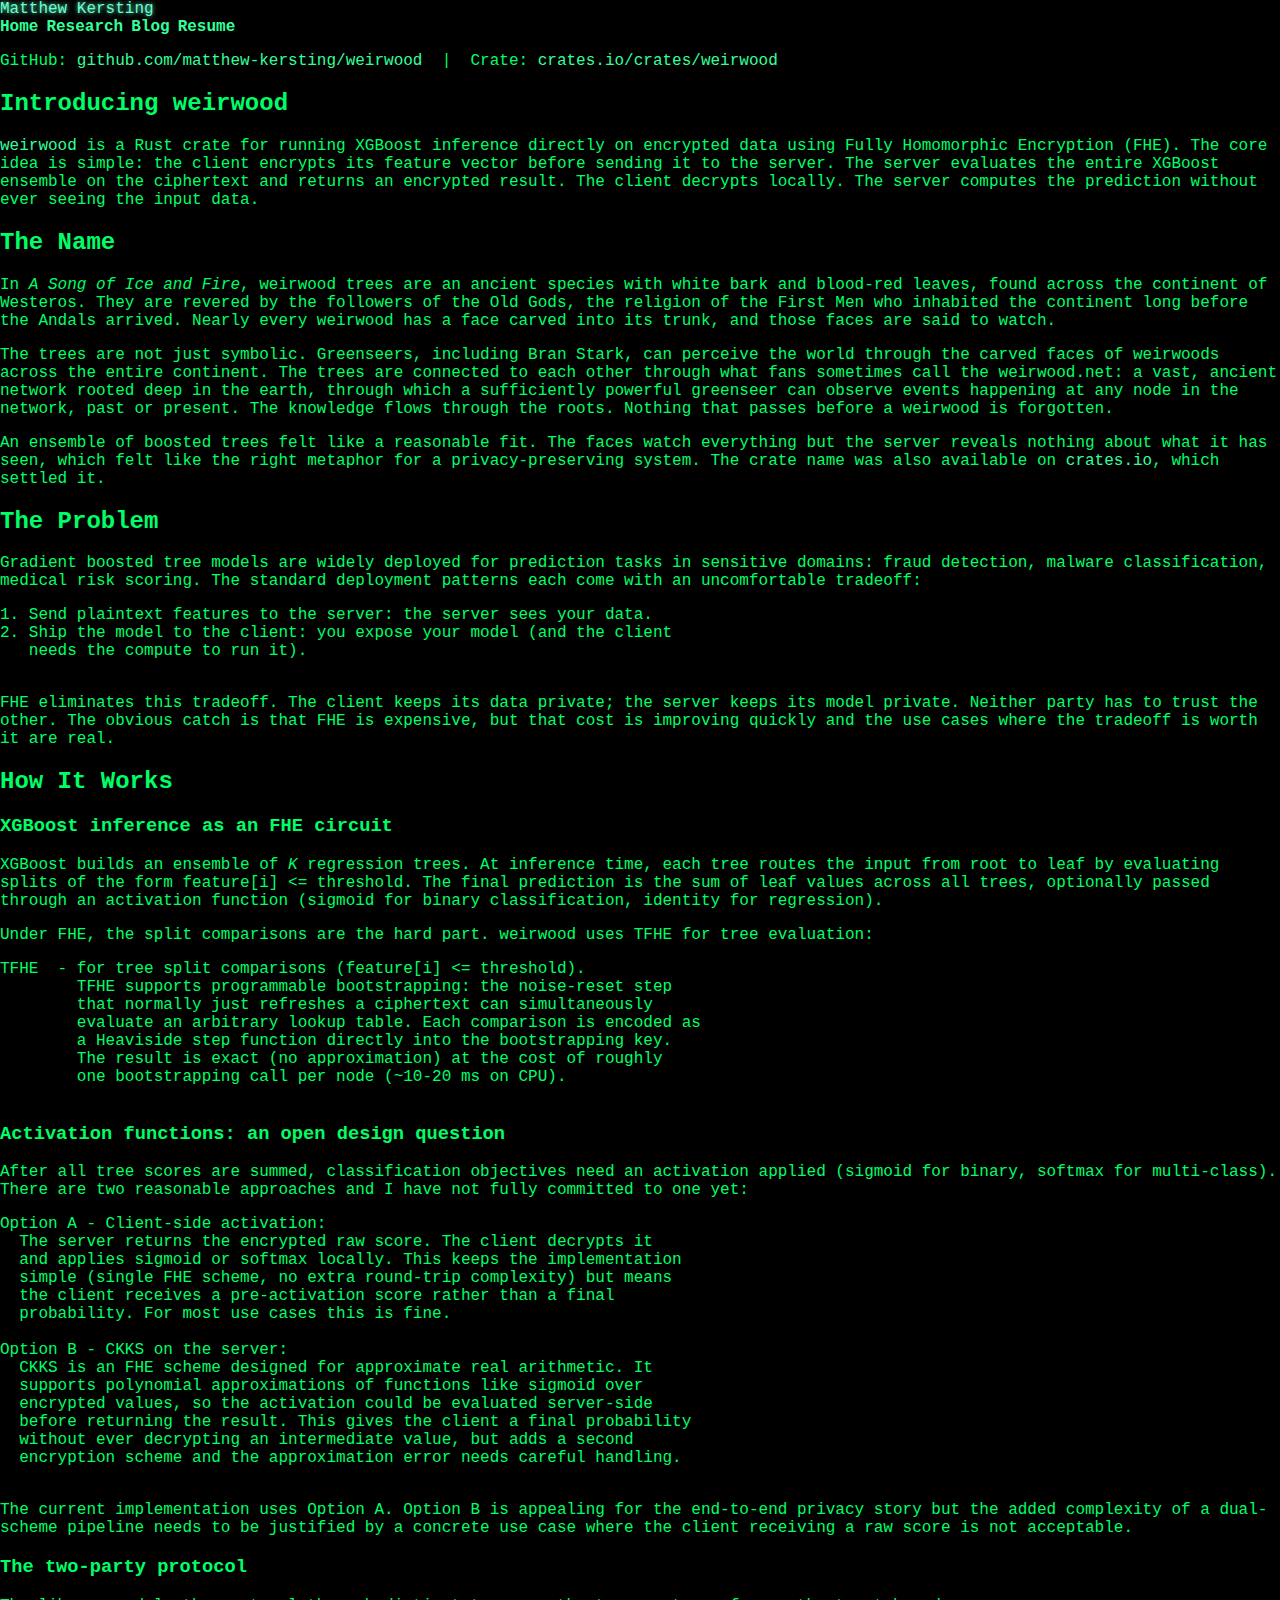
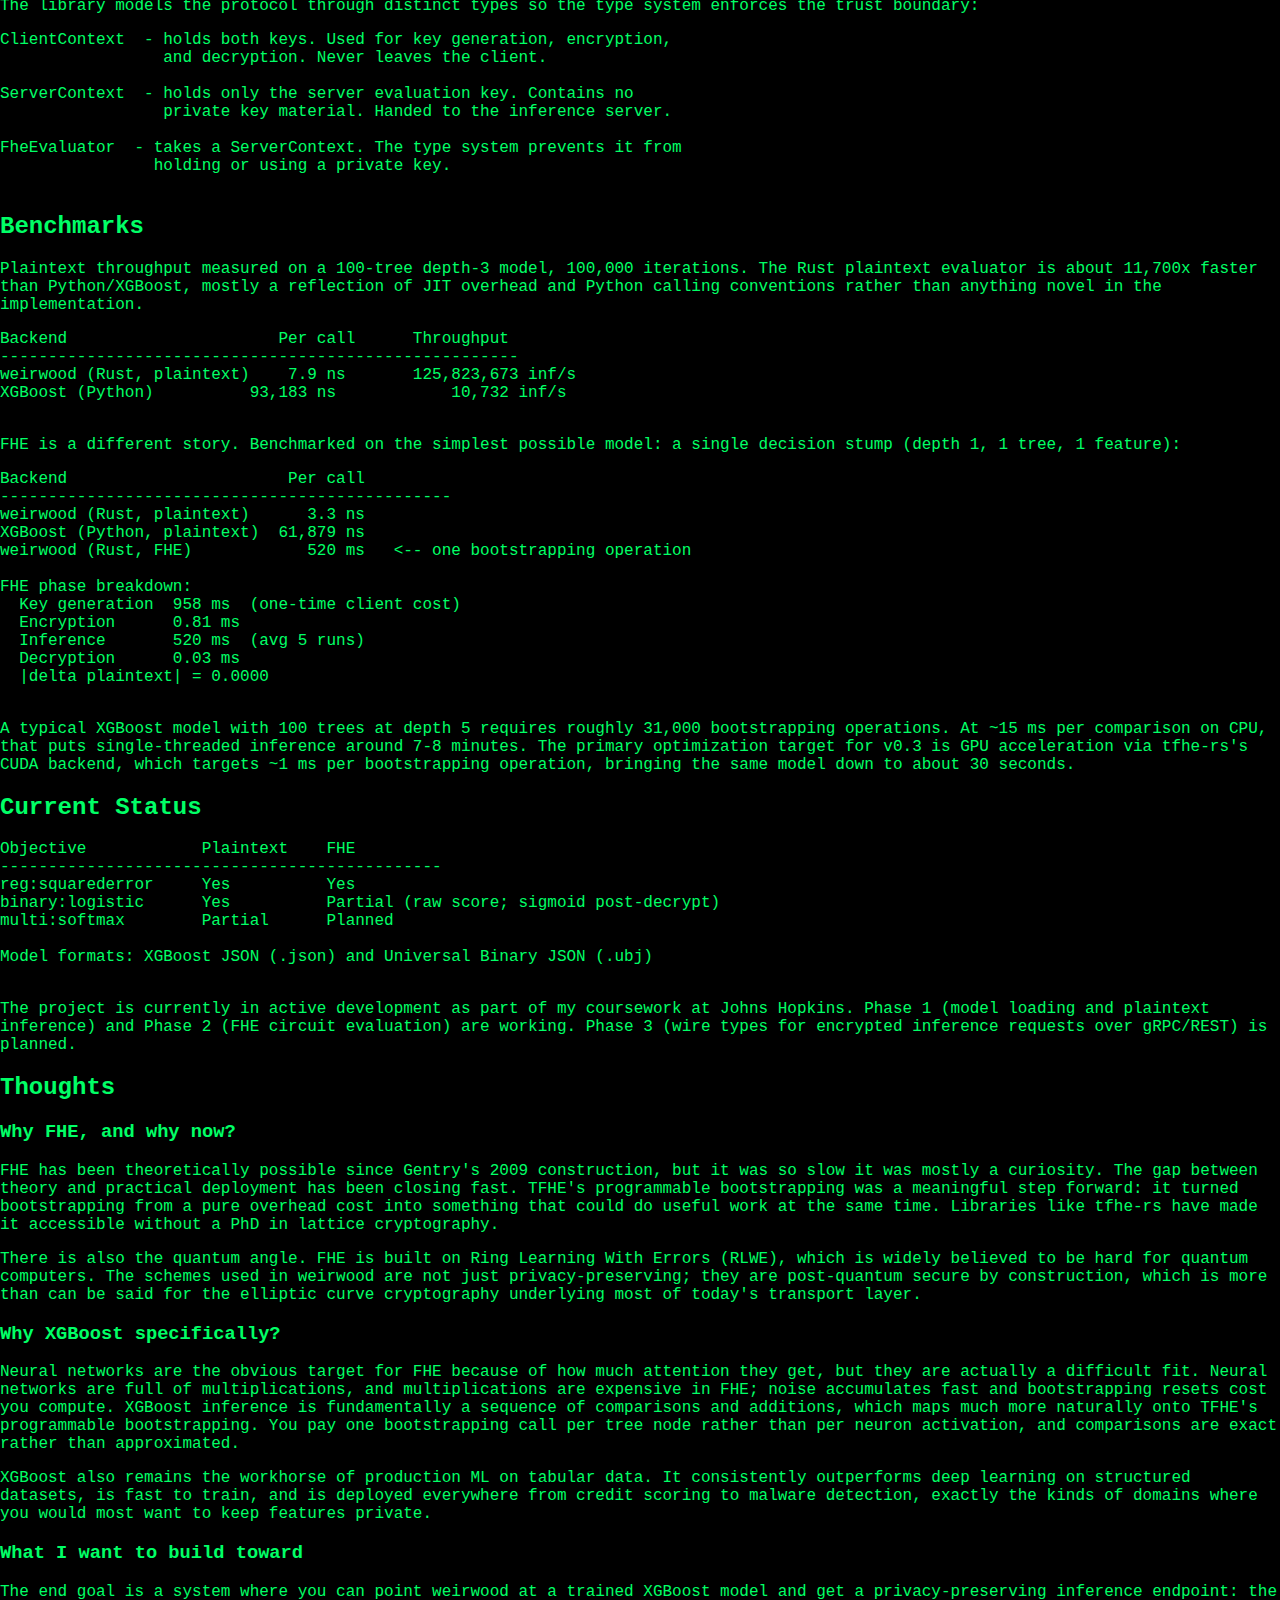
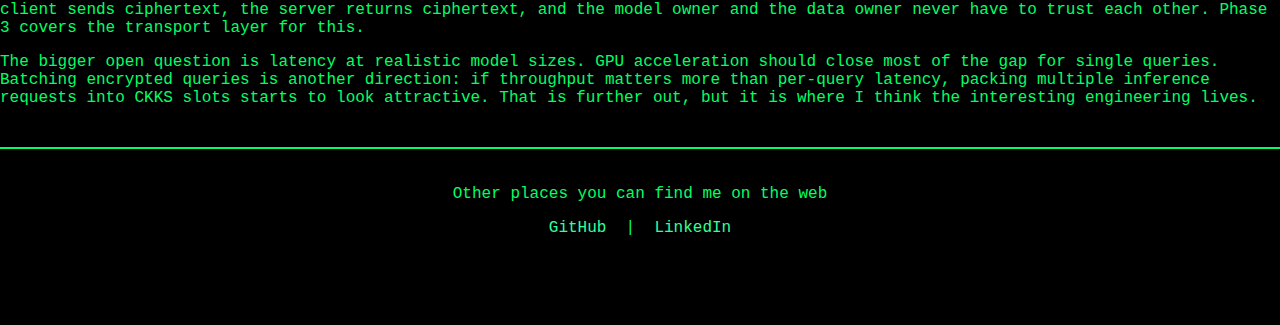
<file: html/blog/2026/03/26/weirwood.html>
<!DOCTYPE html>
<html lang="en">
<head>
  <meta charset="UTF-8">
  <title>weirwood</title>
  <meta name="viewport" content="width=device-width, initial-scale=1.0">
  <link rel="stylesheet" href="../../../../../css/style.css">
</head>
<body>

<nav class="site-nav">
  <a class="site-title" href="../../../../../index.html">Matthew Kersting</a>
  <div class="nav-links">
    <a href="../../../../../index.html">Home</a>
    <a href="../../../../../html/research.html">Research</a>
    <a href="../../../../../html/blog/blog.html">Blog</a>
    <a href="../../../../../pdfs/matthew-kersting-resume.pdf">Resume</a>
  </div>
</nav>

<div class="container">

  <p>
        GitHub: <a href="https://github.com/matthew-kersting/weirwood">github.com/matthew-kersting/weirwood</a>
        &nbsp;|&nbsp;
        Crate: <a href="https://crates.io/crates/weirwood">crates.io/crates/weirwood</a>
      </p>

      <h2 id="introduction">Introducing weirwood</h2>

      <p>
        <a href="https://github.com/matthew-kersting/weirwood">weirwood</a> is a Rust crate for running XGBoost
        inference directly on encrypted data using Fully Homomorphic Encryption (FHE). The core idea is simple:
        the client encrypts its feature vector before sending it to the server. The server evaluates the entire
        XGBoost ensemble on the ciphertext and returns an encrypted result. The client decrypts locally. The
        server computes the prediction without ever seeing the input data.
      </p>

      <h2 id="naming">The Name</h2>

      <p>
        In <em>A Song of Ice and Fire</em>, weirwood trees are an ancient species with white bark and blood-red
        leaves, found across the continent of Westeros. They are revered by the followers of the Old Gods, the
        religion of the First Men who inhabited the continent long before the Andals arrived. Nearly every
        weirwood has a face carved into its trunk, and those faces are said to watch.
      </p>

      <p>
        The trees are not just symbolic. Greenseers, including Bran Stark, can perceive the world through the
        carved faces of weirwoods across the entire continent. The trees are connected to each other through
        what fans sometimes call the weirwood.net: a vast, ancient network rooted deep in the earth, through
        which a sufficiently powerful greenseer can observe events happening at any node in the network, past
        or present. The knowledge flows through the roots. Nothing that passes before a weirwood is forgotten.
      </p>

      <p>
        An ensemble of boosted trees felt like a reasonable fit. The faces watch everything but the server
        reveals nothing about what it has seen, which felt like the right metaphor for a privacy-preserving
        system. The crate name was also available on
        <a href="https://crates.io/crates/weirwood">crates.io</a>, which settled it.
      </p>

      <h2 id="the-problem">The Problem</h2>

      <p>
        Gradient boosted tree models are widely deployed for prediction tasks in sensitive domains: fraud
        detection, malware classification, medical risk scoring. The standard deployment patterns each come
        with an uncomfortable tradeoff:
      </p>

      <pre>
1. Send plaintext features to the server: the server sees your data.
2. Ship the model to the client: you expose your model (and the client
   needs the compute to run it).
      </pre>

      <p>
        FHE eliminates this tradeoff. The client keeps its data private; the server keeps its model private.
        Neither party has to trust the other. The obvious catch is that FHE is expensive, but that cost is
        improving quickly and the use cases where the tradeoff is worth it are real.
      </p>

      <h2 id="how-it-works">How It Works</h2>

      <h3>XGBoost inference as an FHE circuit</h3>
      <p>
        XGBoost builds an ensemble of <em>K</em> regression trees. At inference time, each tree routes the input
        from root to leaf by evaluating splits of the form <code>feature[i] &lt;= threshold</code>. The final
        prediction is the sum of leaf values across all trees, optionally passed through an activation function
        (sigmoid for binary classification, identity for regression).
      </p>

      <p>
        Under FHE, the split comparisons are the hard part. weirwood uses TFHE for tree evaluation:
      </p>

      <pre>
TFHE  - for tree split comparisons (feature[i] <= threshold).
        TFHE supports programmable bootstrapping: the noise-reset step
        that normally just refreshes a ciphertext can simultaneously
        evaluate an arbitrary lookup table. Each comparison is encoded as
        a Heaviside step function directly into the bootstrapping key.
        The result is exact (no approximation) at the cost of roughly
        one bootstrapping call per node (~10-20 ms on CPU).
      </pre>

      <h3>Activation functions: an open design question</h3>
      <p>
        After all tree scores are summed, classification objectives need an activation applied (sigmoid for
        binary, softmax for multi-class). There are two reasonable approaches and I have not fully committed
        to one yet:
      </p>

      <pre>
Option A - Client-side activation:
  The server returns the encrypted raw score. The client decrypts it
  and applies sigmoid or softmax locally. This keeps the implementation
  simple (single FHE scheme, no extra round-trip complexity) but means
  the client receives a pre-activation score rather than a final
  probability. For most use cases this is fine.

Option B - CKKS on the server:
  CKKS is an FHE scheme designed for approximate real arithmetic. It
  supports polynomial approximations of functions like sigmoid over
  encrypted values, so the activation could be evaluated server-side
  before returning the result. This gives the client a final probability
  without ever decrypting an intermediate value, but adds a second
  encryption scheme and the approximation error needs careful handling.
      </pre>

      <p>
        The current implementation uses Option A. Option B is appealing for the end-to-end privacy story
        but the added complexity of a dual-scheme pipeline needs to be justified by a concrete use case
        where the client receiving a raw score is not acceptable.
      </p>

      <h3>The two-party protocol</h3>
      <p>
        The library models the protocol through distinct types so the type system enforces the trust boundary:
      </p>

      <pre>
ClientContext  - holds both keys. Used for key generation, encryption,
                 and decryption. Never leaves the client.

ServerContext  - holds only the server evaluation key. Contains no
                 private key material. Handed to the inference server.

FheEvaluator  - takes a ServerContext. The type system prevents it from
                holding or using a private key.
      </pre>

      <h2 id="benchmarks">Benchmarks</h2>

      <p>
        Plaintext throughput measured on a 100-tree depth-3 model, 100,000 iterations.
        The Rust plaintext evaluator is about 11,700x faster than Python/XGBoost, mostly
        a reflection of JIT overhead and Python calling conventions rather than anything
        novel in the implementation.
      </p>

      <pre>
Backend                      Per call      Throughput
------------------------------------------------------
weirwood (Rust, plaintext)    7.9 ns       125,823,673 inf/s
XGBoost (Python)          93,183 ns            10,732 inf/s
      </pre>

      <p>
        FHE is a different story. Benchmarked on the simplest possible model: a single decision stump
        (depth 1, 1 tree, 1 feature):
      </p>

      <pre>
Backend                       Per call
-----------------------------------------------
weirwood (Rust, plaintext)      3.3 ns
XGBoost (Python, plaintext)  61,879 ns
weirwood (Rust, FHE)            520 ms   &lt;-- one bootstrapping operation

FHE phase breakdown:
  Key generation  958 ms  (one-time client cost)
  Encryption      0.81 ms
  Inference       520 ms  (avg 5 runs)
  Decryption      0.03 ms
  |delta plaintext| = 0.0000
      </pre>

      <p>
        A typical XGBoost model with 100 trees at depth 5 requires roughly 31,000 bootstrapping operations.
        At ~15 ms per comparison on CPU, that puts single-threaded inference around 7-8 minutes. The primary
        optimization target for v0.3 is GPU acceleration via <code>tfhe-rs</code>'s CUDA backend, which
        targets ~1 ms per bootstrapping operation, bringing the same model down to about 30 seconds.
      </p>

      <h2 id="current-status">Current Status</h2>

      <pre>
Objective            Plaintext    FHE
----------------------------------------------
reg:squarederror     Yes          Yes
binary:logistic      Yes          Partial (raw score; sigmoid post-decrypt)
multi:softmax        Partial      Planned

Model formats: XGBoost JSON (.json) and Universal Binary JSON (.ubj)
      </pre>

      <p>
        The project is currently in active development as part of my coursework at Johns Hopkins. Phase 1
        (model loading and plaintext inference) and Phase 2 (FHE circuit evaluation) are working. Phase 3
        (wire types for encrypted inference requests over gRPC/REST) is planned.
      </p>

      <h2 id="thoughts">Thoughts</h2>

      <h3>Why FHE, and why now?</h3>
      <p>
        FHE has been theoretically possible since Gentry's 2009 construction, but it was so slow it was mostly
        a curiosity. The gap between theory and practical deployment has been closing fast. TFHE's programmable
        bootstrapping was a meaningful step forward: it turned bootstrapping from a pure overhead cost into
        something that could do useful work at the same time. Libraries like <code>tfhe-rs</code> have made
        it accessible without a PhD in lattice cryptography.
      </p>

      <p>
        There is also the quantum angle. FHE is built on Ring Learning With Errors (RLWE), which is widely
        believed to be hard for quantum computers. The schemes used in weirwood are not just privacy-preserving;
        they are post-quantum secure by construction, which is more than can be said for the elliptic curve
        cryptography underlying most of today's transport layer.
      </p>

      <h3>Why XGBoost specifically?</h3>
      <p>
        Neural networks are the obvious target for FHE because of how much attention they get, but they are
        actually a difficult fit. Neural networks are full of multiplications, and multiplications are expensive
        in FHE; noise accumulates fast and bootstrapping resets cost you compute. XGBoost inference is
        fundamentally a sequence of comparisons and additions, which maps much more naturally onto TFHE's
        programmable bootstrapping. You pay one bootstrapping call per tree node rather than per neuron
        activation, and comparisons are exact rather than approximated.
      </p>
      <p>
        XGBoost also remains the workhorse of production ML on tabular data. It consistently outperforms
        deep learning on structured datasets, is fast to train, and is deployed everywhere from credit
        scoring to malware detection, exactly the kinds of domains where you would most want to keep
        features private.
      </p>

      <h3>What I want to build toward</h3>
      <p>
        The end goal is a system where you can point weirwood at a trained XGBoost model and get a
        privacy-preserving inference endpoint: the client sends ciphertext, the server returns ciphertext,
        and the model owner and the data owner never have to trust each other. Phase 3 covers the transport
        layer for this.
      </p>
      <p>
        The bigger open question is latency at realistic model sizes. GPU acceleration should close most
        of the gap for single queries. Batching encrypted queries is another direction: if throughput
        matters more than per-query latency, packing multiple inference requests into CKKS slots starts
        to look attractive. That is further out, but it is where I think the interesting engineering lives.
      </p>

</div>

<footer>
  <p>Other places you can find me on the web</p>
  <a href="https://github.com/matthew-kersting">GitHub</a> &nbsp;|&nbsp;
  <a href="https://www.linkedin.com/in/matthew-kersting-066289109/">LinkedIn</a>
</footer>

</body>
</html>
</file>
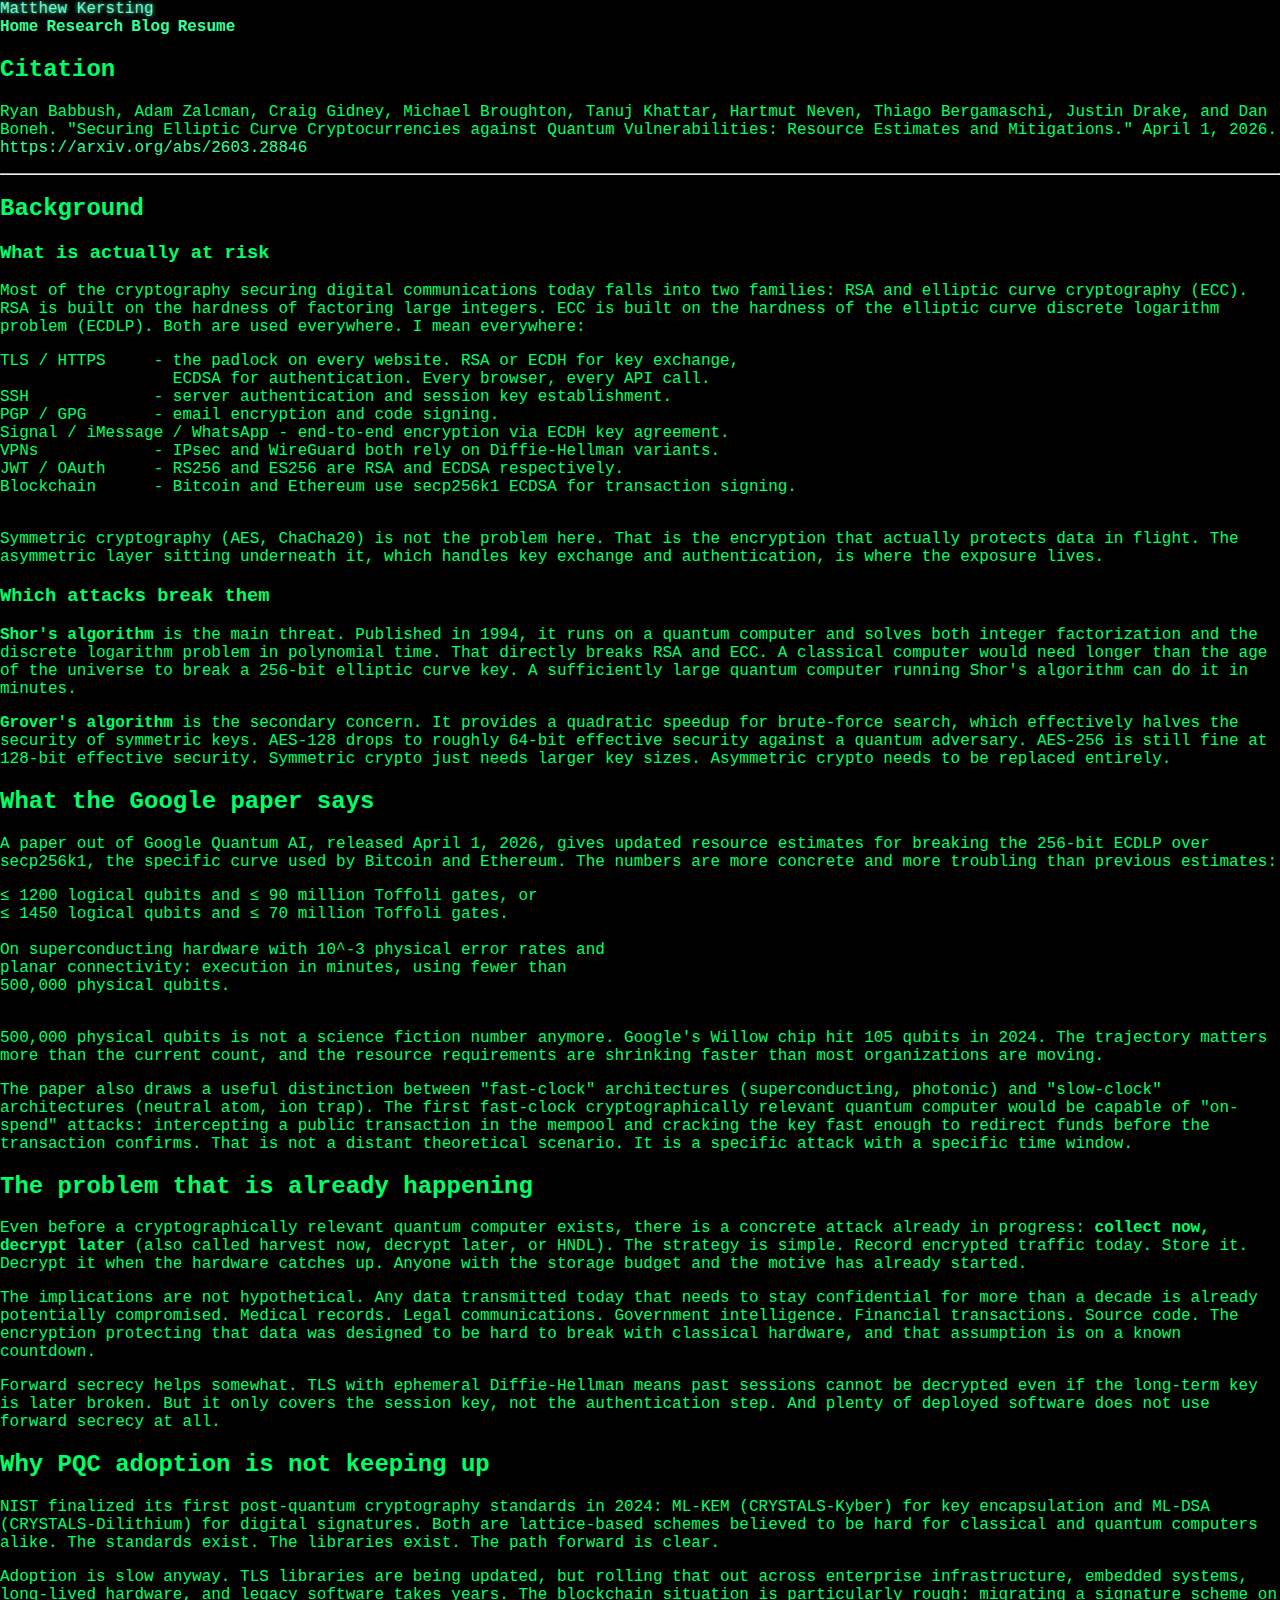
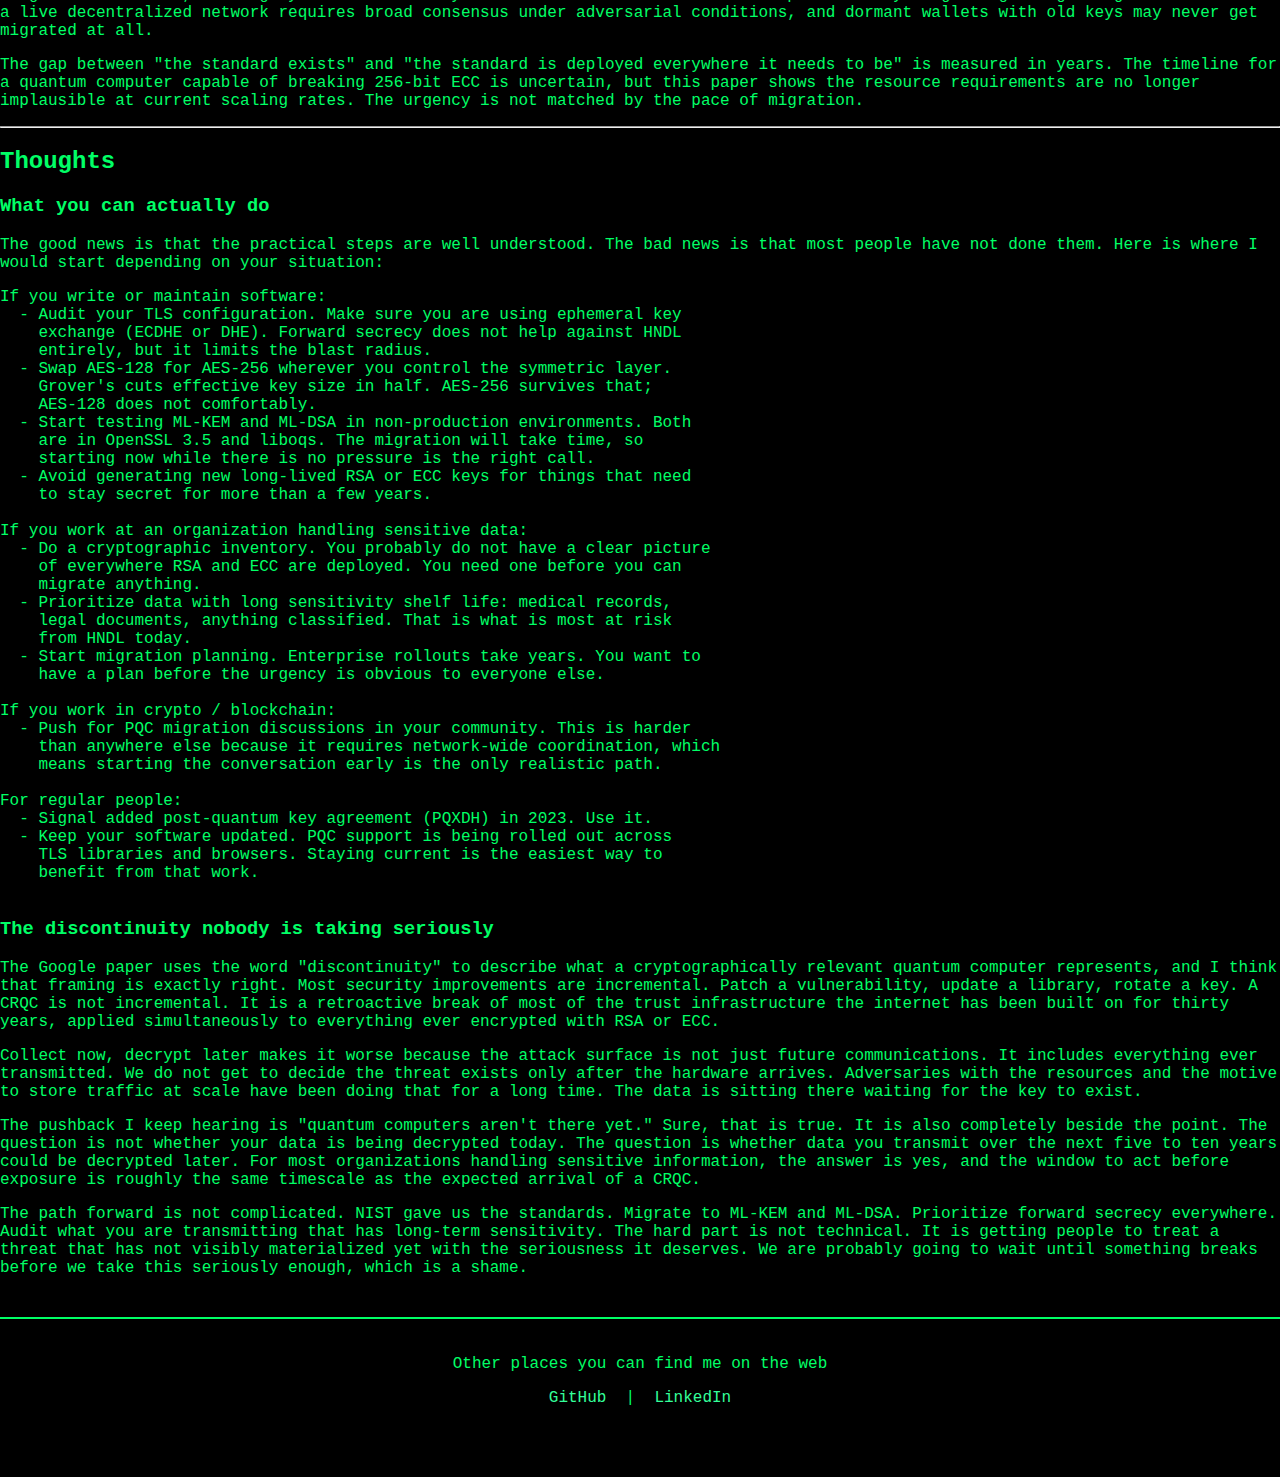
<file: html/blog/2026/04/02/post-quantum-cryptography.html>
<!DOCTYPE html>
<html lang="en">
<head>
  <meta charset="UTF-8">
  <title>The Quiet Crisis in Cryptography</title>
  <meta name="viewport" content="width=device-width, initial-scale=1.0">
  <link rel="stylesheet" href="../../../../../css/style.css">
</head>
<body>

<nav class="site-nav">
  <a class="site-title" href="../../../../../index.html">Matthew Kersting</a>
  <div class="nav-links">
    <a href="../../../../../index.html">Home</a>
    <a href="../../../../../html/research.html">Research</a>
    <a href="../../../../../html/blog/blog.html">Blog</a>
    <a href="../../../../../pdfs/matthew-kersting-resume.pdf">Resume</a>
  </div>
</nav>

<div class="container">

  <h2 id="citation">Citation</h2>
  <p>
    Ryan Babbush, Adam Zalcman, Craig Gidney, Michael Broughton, Tanuj Khattar, Hartmut Neven,
    Thiago Bergamaschi, Justin Drake, and Dan Boneh. "Securing Elliptic Curve Cryptocurrencies
    against Quantum Vulnerabilities: Resource Estimates and Mitigations." April 1, 2026.
    <a href="https://arxiv.org/abs/2603.28846">https://arxiv.org/abs/2603.28846</a>
  </p>

  <hr>

  <h2 id="background">Background</h2>

  <h3>What is actually at risk</h3>
  <p>
    Most of the cryptography securing digital communications today falls into two families: RSA and
    elliptic curve cryptography (ECC). RSA is built on the hardness of factoring large integers. ECC
    is built on the hardness of the elliptic curve discrete logarithm problem (ECDLP). Both are used
    everywhere. I mean everywhere:
  </p>

  <pre>
TLS / HTTPS     - the padlock on every website. RSA or ECDH for key exchange,
                  ECDSA for authentication. Every browser, every API call.
SSH             - server authentication and session key establishment.
PGP / GPG       - email encryption and code signing.
Signal / iMessage / WhatsApp - end-to-end encryption via ECDH key agreement.
VPNs            - IPsec and WireGuard both rely on Diffie-Hellman variants.
JWT / OAuth     - RS256 and ES256 are RSA and ECDSA respectively.
Blockchain      - Bitcoin and Ethereum use secp256k1 ECDSA for transaction signing.
  </pre>

  <p>
    Symmetric cryptography (AES, ChaCha20) is not the problem here. That is the encryption that
    actually protects data in flight. The asymmetric layer sitting underneath it, which handles
    key exchange and authentication, is where the exposure lives.
  </p>

  <h3>Which attacks break them</h3>
  <p>
    <strong>Shor's algorithm</strong> is the main threat. Published in 1994, it runs on a quantum
    computer and solves both integer factorization and the discrete logarithm problem in polynomial
    time. That directly breaks RSA and ECC. A classical computer would need longer than the age of
    the universe to break a 256-bit elliptic curve key. A sufficiently large quantum computer running
    Shor's algorithm can do it in minutes.
  </p>
  <p>
    <strong>Grover's algorithm</strong> is the secondary concern. It provides a quadratic speedup for
    brute-force search, which effectively halves the security of symmetric keys. AES-128 drops to
    roughly 64-bit effective security against a quantum adversary. AES-256 is still fine at 128-bit
    effective security. Symmetric crypto just needs larger key sizes. Asymmetric crypto needs to be
    replaced entirely.
  </p>

  <h2 id="paper">What the Google paper says</h2>
  <p>
    A paper out of Google Quantum AI, released April 1, 2026, gives updated resource estimates for
    breaking the 256-bit ECDLP over secp256k1, the specific curve used by Bitcoin and Ethereum. The
    numbers are more concrete and more troubling than previous estimates:
  </p>

  <pre>
&le; 1200 logical qubits and &le; 90 million Toffoli gates, or
&le; 1450 logical qubits and &le; 70 million Toffoli gates.

On superconducting hardware with 10^-3 physical error rates and
planar connectivity: execution in minutes, using fewer than
500,000 physical qubits.
  </pre>

  <p>
    500,000 physical qubits is not a science fiction number anymore. Google's Willow chip hit 105
    qubits in 2024. The trajectory matters more than the current count, and the resource requirements
    are shrinking faster than most organizations are moving.
  </p>
  <p>
    The paper also draws a useful distinction between "fast-clock" architectures (superconducting,
    photonic) and "slow-clock" architectures (neutral atom, ion trap). The first fast-clock
    cryptographically relevant quantum computer would be capable of "on-spend" attacks: intercepting
    a public transaction in the mempool and cracking the key fast enough to redirect funds before the
    transaction confirms. That is not a distant theoretical scenario. It is a specific attack with a
    specific time window.
  </p>

  <h2 id="harvest">The problem that is already happening</h2>
  <p>
    Even before a cryptographically relevant quantum computer exists, there is a concrete attack
    already in progress: <strong>collect now, decrypt later</strong> (also called harvest now,
    decrypt later, or HNDL). The strategy is simple. Record encrypted traffic today. Store it.
    Decrypt it when the hardware catches up. Anyone with the storage budget and the motive has
    already started.
  </p>
  <p>
    The implications are not hypothetical. Any data transmitted today that needs to stay confidential
    for more than a decade is already potentially compromised. Medical records. Legal communications.
    Government intelligence. Financial transactions. Source code. The encryption protecting that data
    was designed to be hard to break with classical hardware, and that assumption is on a known
    countdown.
  </p>
  <p>
    Forward secrecy helps somewhat. TLS with ephemeral Diffie-Hellman means past sessions cannot be
    decrypted even if the long-term key is later broken. But it only covers the session key, not the
    authentication step. And plenty of deployed software does not use forward secrecy at all.
  </p>

  <h2 id="adoption">Why PQC adoption is not keeping up</h2>
  <p>
    NIST finalized its first post-quantum cryptography standards in 2024: ML-KEM (CRYSTALS-Kyber) for
    key encapsulation and ML-DSA (CRYSTALS-Dilithium) for digital signatures. Both are lattice-based
    schemes believed to be hard for classical and quantum computers alike. The standards exist. The
    libraries exist. The path forward is clear.
  </p>
  <p>
    Adoption is slow anyway. TLS libraries are being updated, but rolling that out across enterprise
    infrastructure, embedded systems, long-lived hardware, and legacy software takes years. The
    blockchain situation is particularly rough: migrating a signature scheme on a live decentralized
    network requires broad consensus under adversarial conditions, and dormant wallets with old keys
    may never get migrated at all.
  </p>
  <p>
    The gap between "the standard exists" and "the standard is deployed everywhere it needs to be"
    is measured in years. The timeline for a quantum computer capable of breaking 256-bit ECC is
    uncertain, but this paper shows the resource requirements are no longer implausible at current
    scaling rates. The urgency is not matched by the pace of migration.
  </p>

  <hr>

  <h2 id="thoughts">Thoughts</h2>

  <h3>What you can actually do</h3>
  <p>
    The good news is that the practical steps are well understood. The bad news is that most people
    have not done them. Here is where I would start depending on your situation:
  </p>

  <pre>
If you write or maintain software:
  - Audit your TLS configuration. Make sure you are using ephemeral key
    exchange (ECDHE or DHE). Forward secrecy does not help against HNDL
    entirely, but it limits the blast radius.
  - Swap AES-128 for AES-256 wherever you control the symmetric layer.
    Grover's cuts effective key size in half. AES-256 survives that;
    AES-128 does not comfortably.
  - Start testing ML-KEM and ML-DSA in non-production environments. Both
    are in OpenSSL 3.5 and liboqs. The migration will take time, so
    starting now while there is no pressure is the right call.
  - Avoid generating new long-lived RSA or ECC keys for things that need
    to stay secret for more than a few years.

If you work at an organization handling sensitive data:
  - Do a cryptographic inventory. You probably do not have a clear picture
    of everywhere RSA and ECC are deployed. You need one before you can
    migrate anything.
  - Prioritize data with long sensitivity shelf life: medical records,
    legal documents, anything classified. That is what is most at risk
    from HNDL today.
  - Start migration planning. Enterprise rollouts take years. You want to
    have a plan before the urgency is obvious to everyone else.

If you work in crypto / blockchain:
  - Push for PQC migration discussions in your community. This is harder
    than anywhere else because it requires network-wide coordination, which
    means starting the conversation early is the only realistic path.

For regular people:
  - Signal added post-quantum key agreement (PQXDH) in 2023. Use it.
  - Keep your software updated. PQC support is being rolled out across
    TLS libraries and browsers. Staying current is the easiest way to
    benefit from that work.
  </pre>

  <h3>The discontinuity nobody is taking seriously</h3>
  <p>
    The Google paper uses the word "discontinuity" to describe what a cryptographically relevant
    quantum computer represents, and I think that framing is exactly right. Most security improvements
    are incremental. Patch a vulnerability, update a library, rotate a key. A CRQC is not incremental.
    It is a retroactive break of most of the trust infrastructure the internet has been built on for
    thirty years, applied simultaneously to everything ever encrypted with RSA or ECC.
  </p>
  <p>
    Collect now, decrypt later makes it worse because the attack surface is not just future
    communications. It includes everything ever transmitted. We do not get to decide the threat
    exists only after the hardware arrives. Adversaries with the resources and the motive to store
    traffic at scale have been doing that for a long time. The data is sitting there waiting for
    the key to exist.
  </p>
  <p>
    The pushback I keep hearing is "quantum computers aren't there yet." Sure, that is true. It is
    also completely beside the point. The question is not whether your data is being decrypted today.
    The question is whether data you transmit over the next five to ten years could be decrypted later.
    For most organizations handling sensitive information, the answer is yes, and the window to act
    before exposure is roughly the same timescale as the expected arrival of a CRQC.
  </p>
  <p>
    The path forward is not complicated. NIST gave us the standards. Migrate to ML-KEM and ML-DSA.
    Prioritize forward secrecy everywhere. Audit what you are transmitting that has long-term
    sensitivity. The hard part is not technical. It is getting people to treat a threat that has not
    visibly materialized yet with the seriousness it deserves. We are probably going to wait until
    something breaks before we take this seriously enough, which is a shame.
  </p>

</div>

<footer>
  <p>Other places you can find me on the web</p>
  <a href="https://github.com/matthew-kersting">GitHub</a> &nbsp;|&nbsp;
  <a href="https://www.linkedin.com/in/matthew-kersting-066289109/">LinkedIn</a>
</footer>

</body>
</html>
</file>
<file: css/style.css>
/* ===== Terminal Window Hacker Theme (C2) ===== */

body {
    margin: 0;
    background: #000;
    color: #00ff66;
    font-family: "Courier New", monospace;
    font-size: 16px;
}

a {
    color: #33ff99;
    text-decoration: none;
}
a:hover {
    color: #66ffcc;
    text-shadow: 0 0 5px #66ffcc;
}

/* Top Navigation Bar */
.terminal-nav {
    display: flex;
    align-items: center;
    padding: 8px 12px;
    background: #1a1a1a;
    border-bottom: 2px solid #444;
}

.nav-buttons {
    display: flex;
    align-items: center;
    margin-right: 12px;
}

.btn {
    display: inline-block;
    width: 12px;
    height: 12px;
    margin-right: 4px;
    border-radius: 50%;
    background: #444;
}

.nav-links {
    display: flex;
    align-items: center;
    gap: 8px;
}

.nav-links a {
    font-weight: bold;
}

.divider {
    color: #444;
}

/* Terminal Window */
.terminal-window {
    max-width: 1100px;
    margin: 40px auto;
    border: 2px solid #444;
    box-shadow: 0 0 20px #0f0;
}

.terminal-header {
    background: #1a1a1a;
    padding: 8px;
    color: #0f0;
    font-weight: bold;
    border-bottom: 2px solid #444;
    display: flex;
    align-items: center;
}

.dot {
    display: inline-block;
    width: 12px;
    height: 12px;
    margin-right: 4px;
    border-radius: 50%;
    background: #444;
}

.dot.red,  .btn.red    { background: #ff605c; }
.dot.yellow, .btn.yellow { background: #ffbd44; }
.dot.green, .btn.green  { background: #00ca4e; }

.title {
    margin-left: 8px;
}

.terminal-content {
    padding: 20px;
    background: #000;
}

.terminal-content pre {
    white-space: pre-wrap;
    word-wrap: break-word;
    overflow-x: auto;
}

hr.ascii {
    border: none;
    border-top: 1px solid #00ff66;
    margin: 25px 0;
}

.ascii-line {
    border-top: 1px solid #00ff66;
    margin: 25px 0;
}

.section {
    margin-bottom: 30px;
}

/* Layout for index.html */
.flex-container {
    display: flex;
    gap: 30px;
}

.left-column {
    width: 32%;
}

.right-column {
    width: 68%;
}

img.avatar {
    width: 100%;
    border: 1px solid #00ff66;
}

/* Lists */
ul {
    list-style-type: square;
}

/* Footer */
footer {
    margin-top: 40px;
    padding: 20px;
    text-align: center;
    border-top: 2px solid #00ff66;
}
</file>
